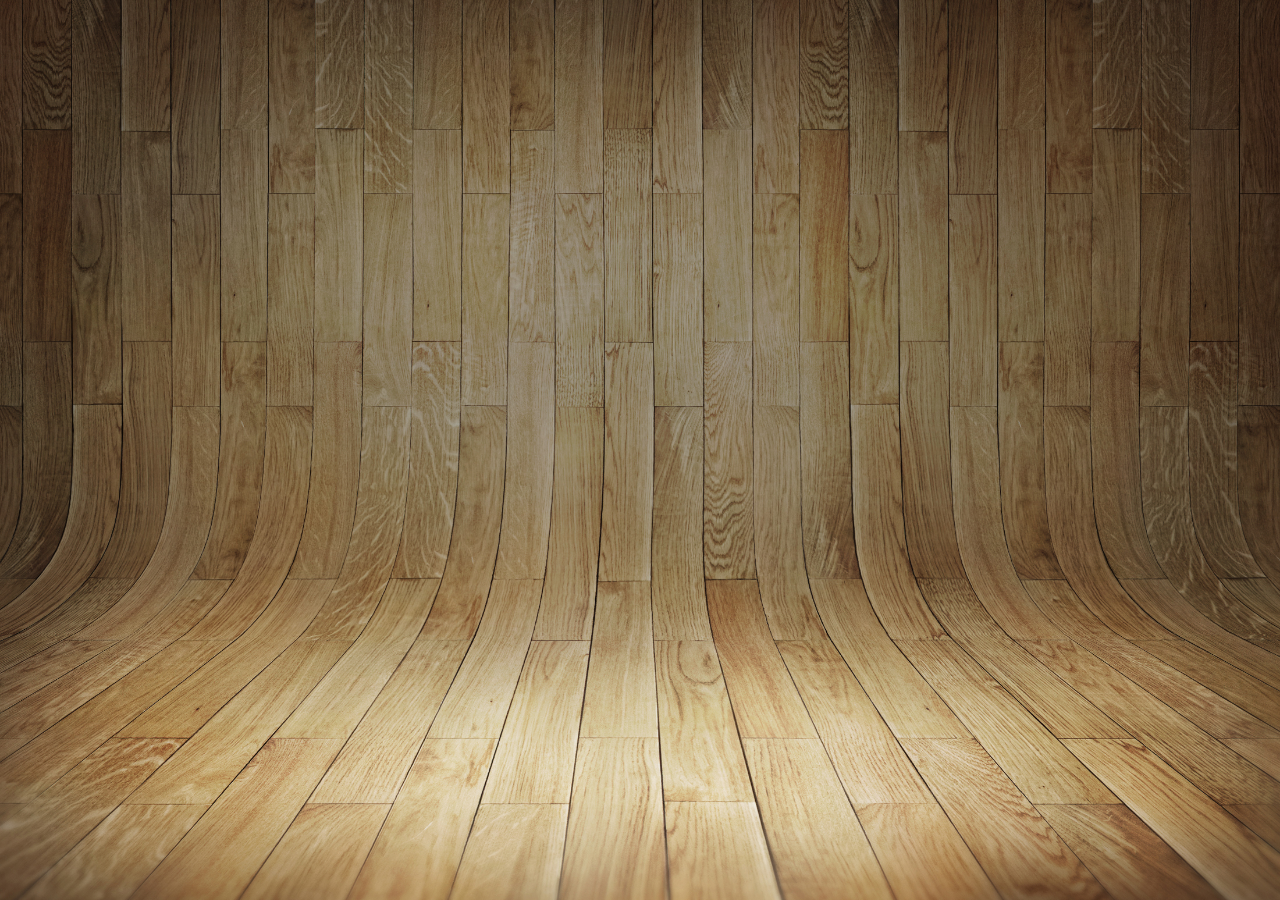
<file: html/index.html>
<!DOCTYPE html>
<html lang="pt-br">
<head>
    <meta charset="UTF-8">
    <meta name="viewport" content="width=device-width, initial-scale=1.0">
    <title>portfólio social</title>
    <link rel="stylesheet" href="../css/style.css">
</head>
<body>
    
</body>
</html>
</file>
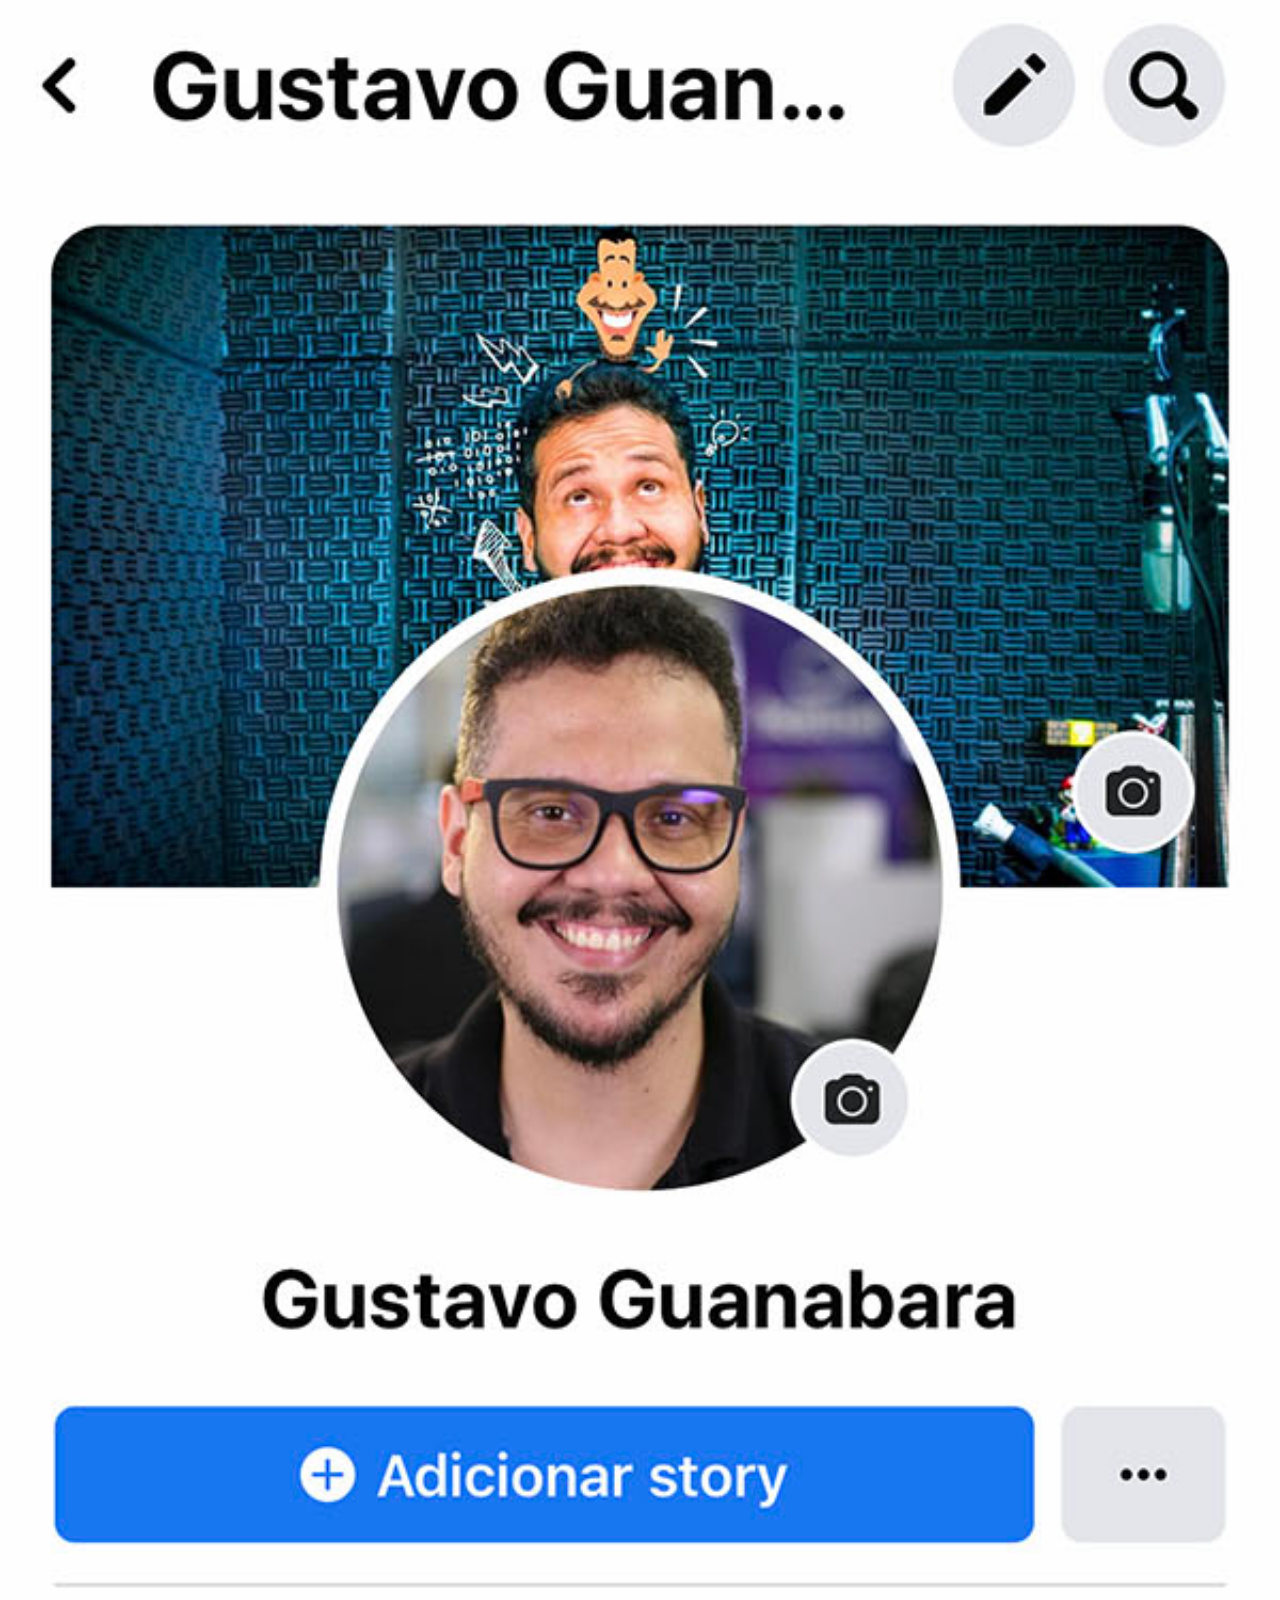
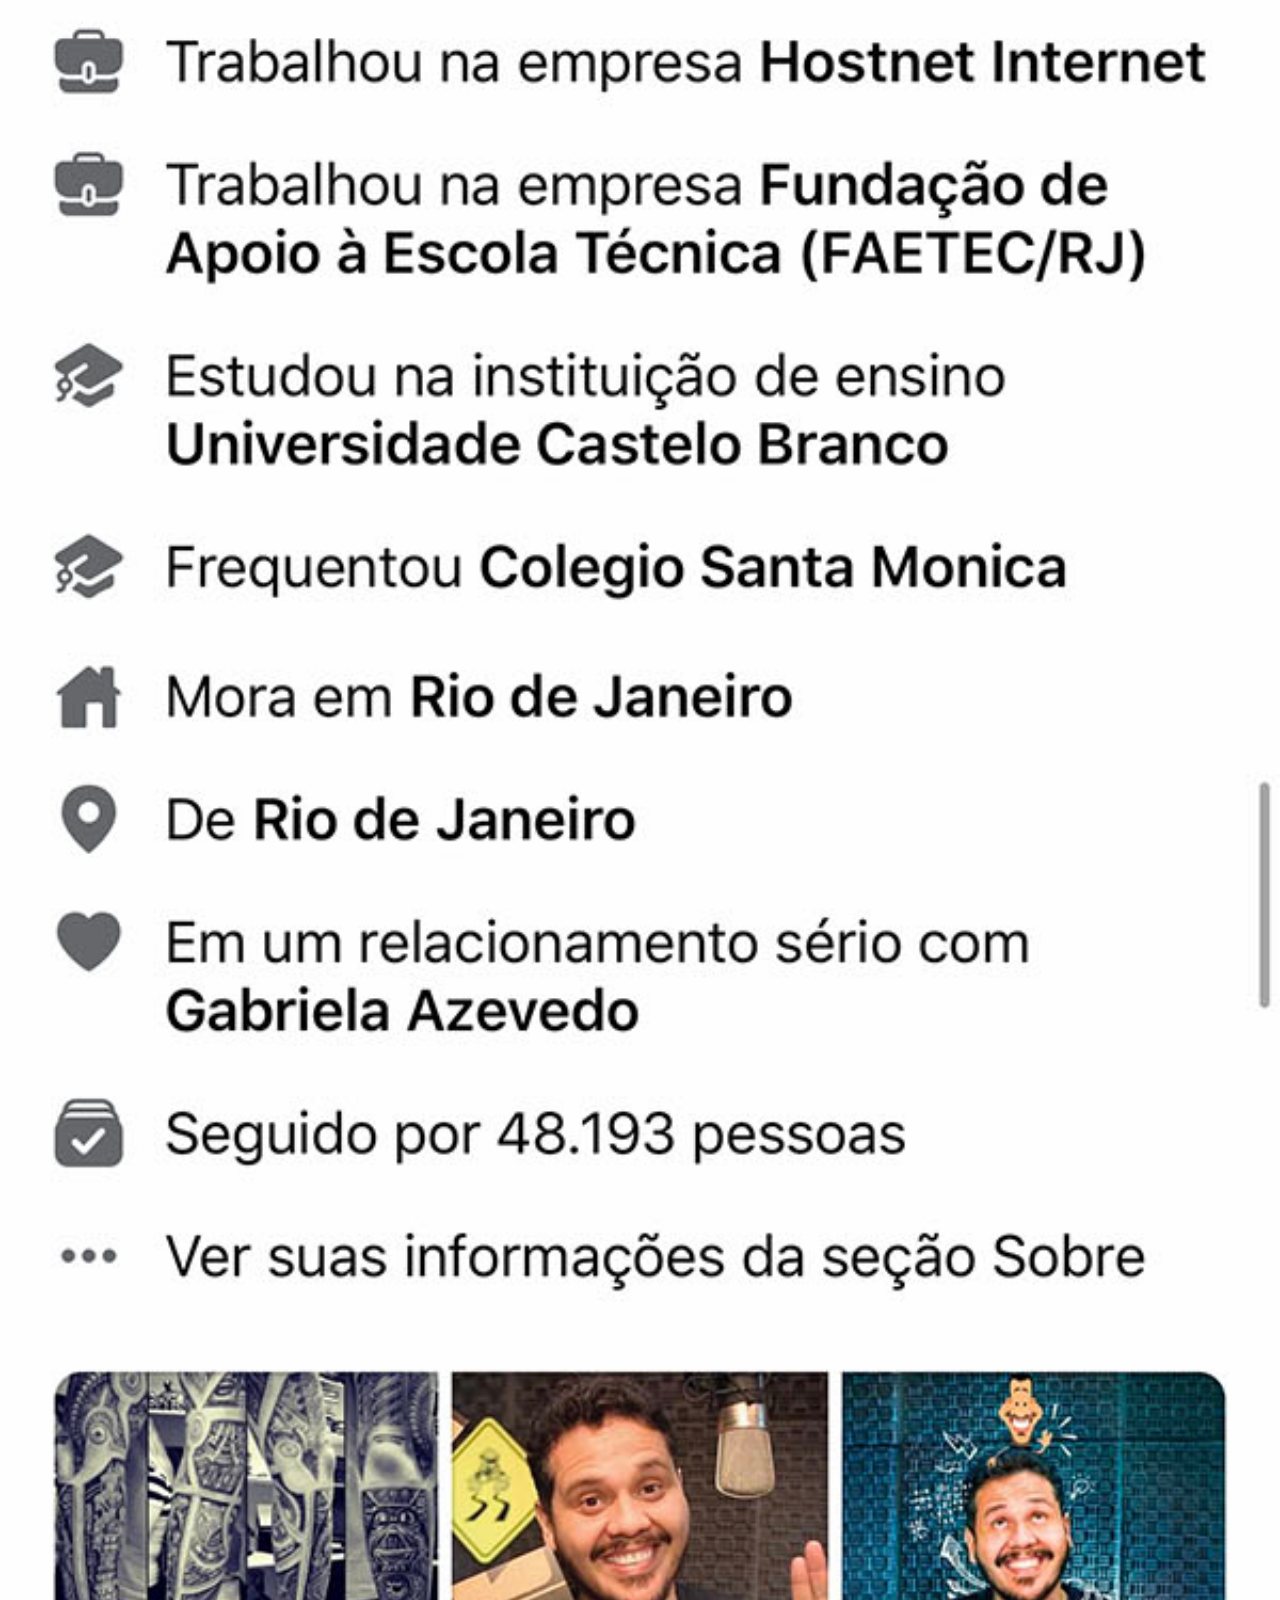
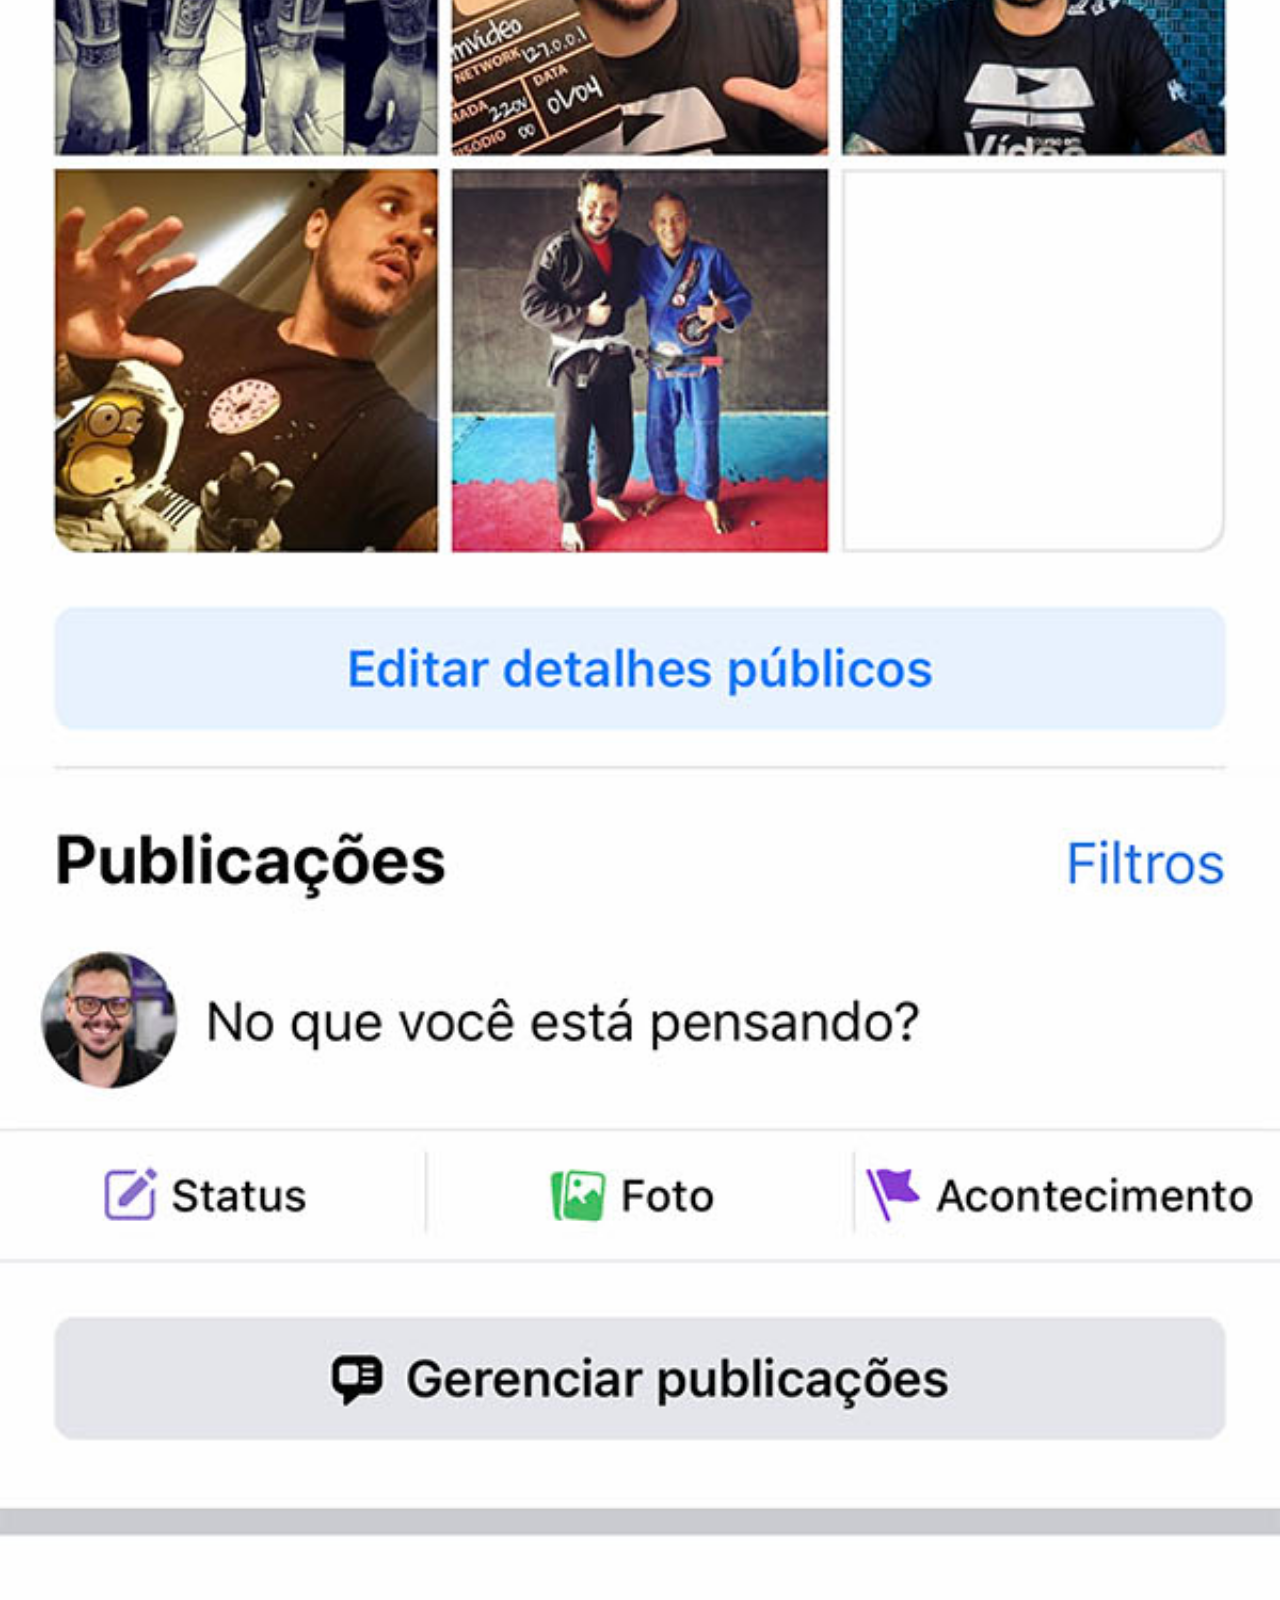
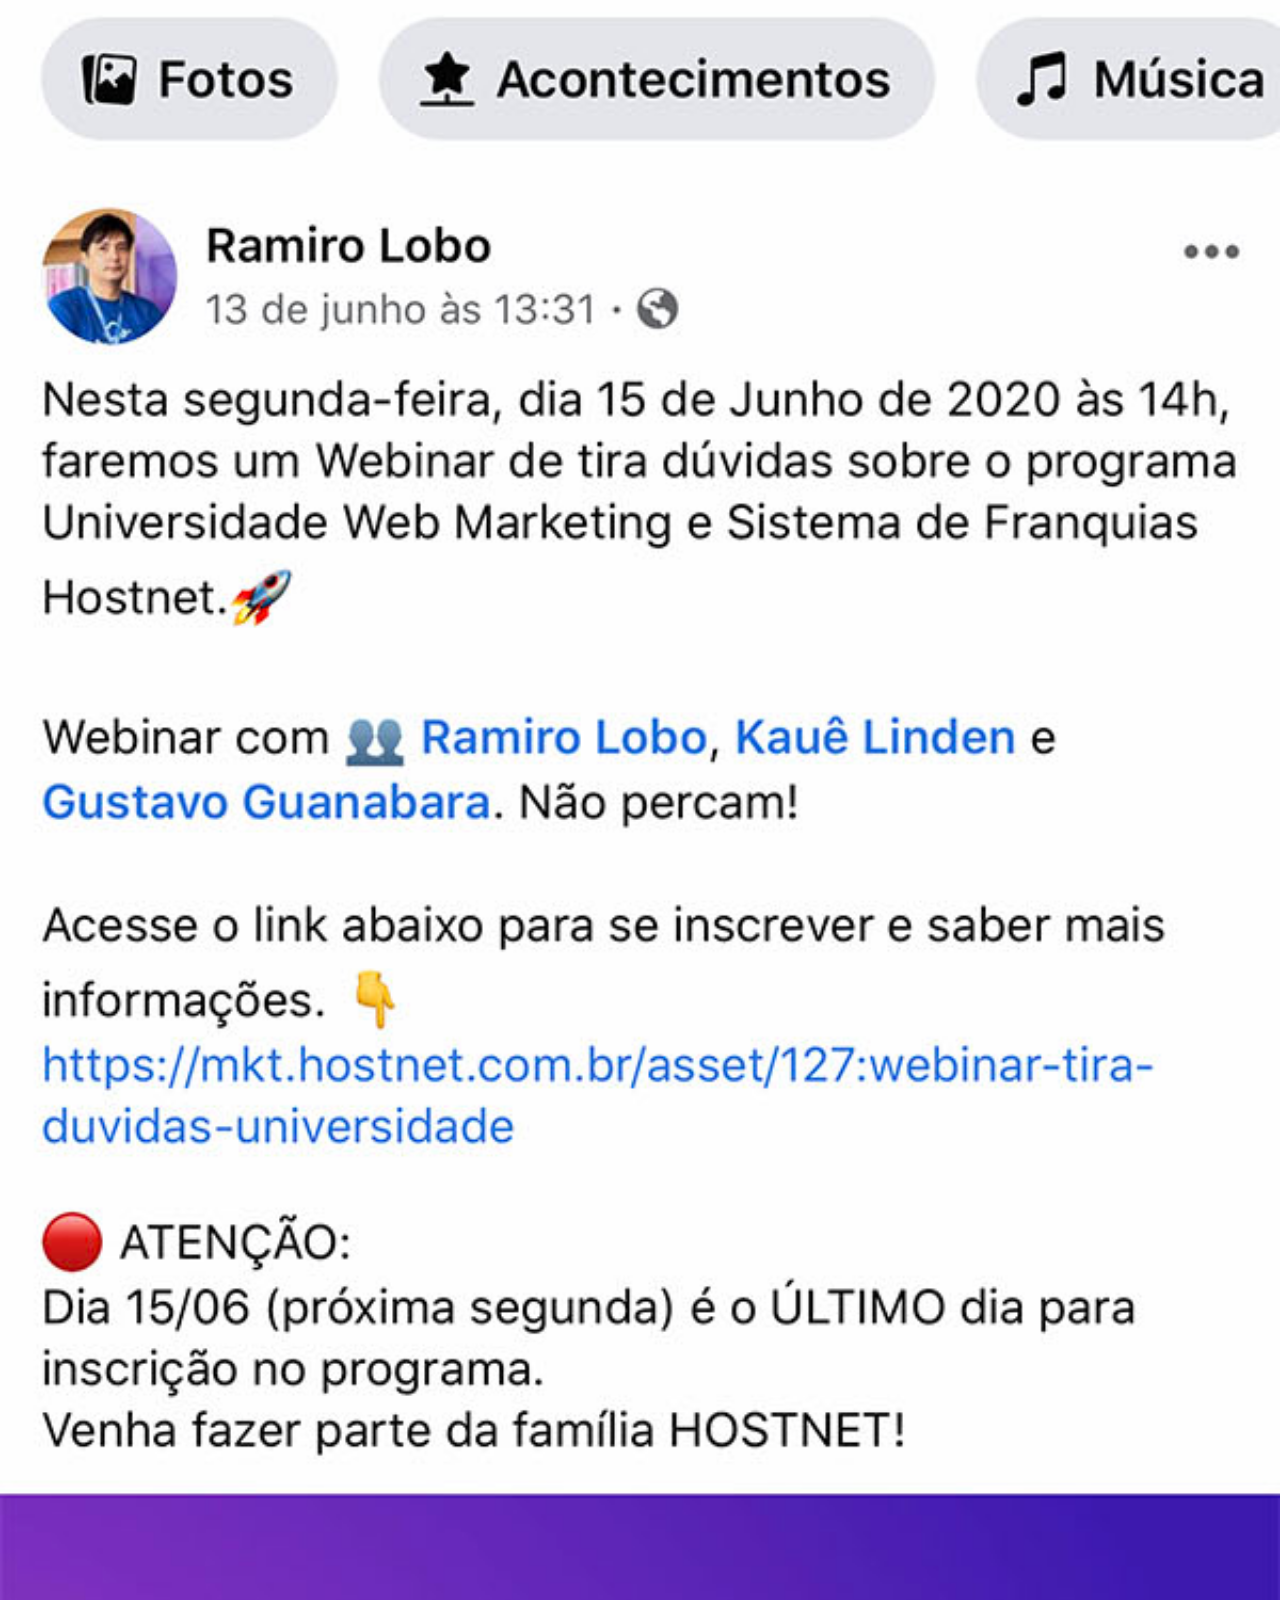
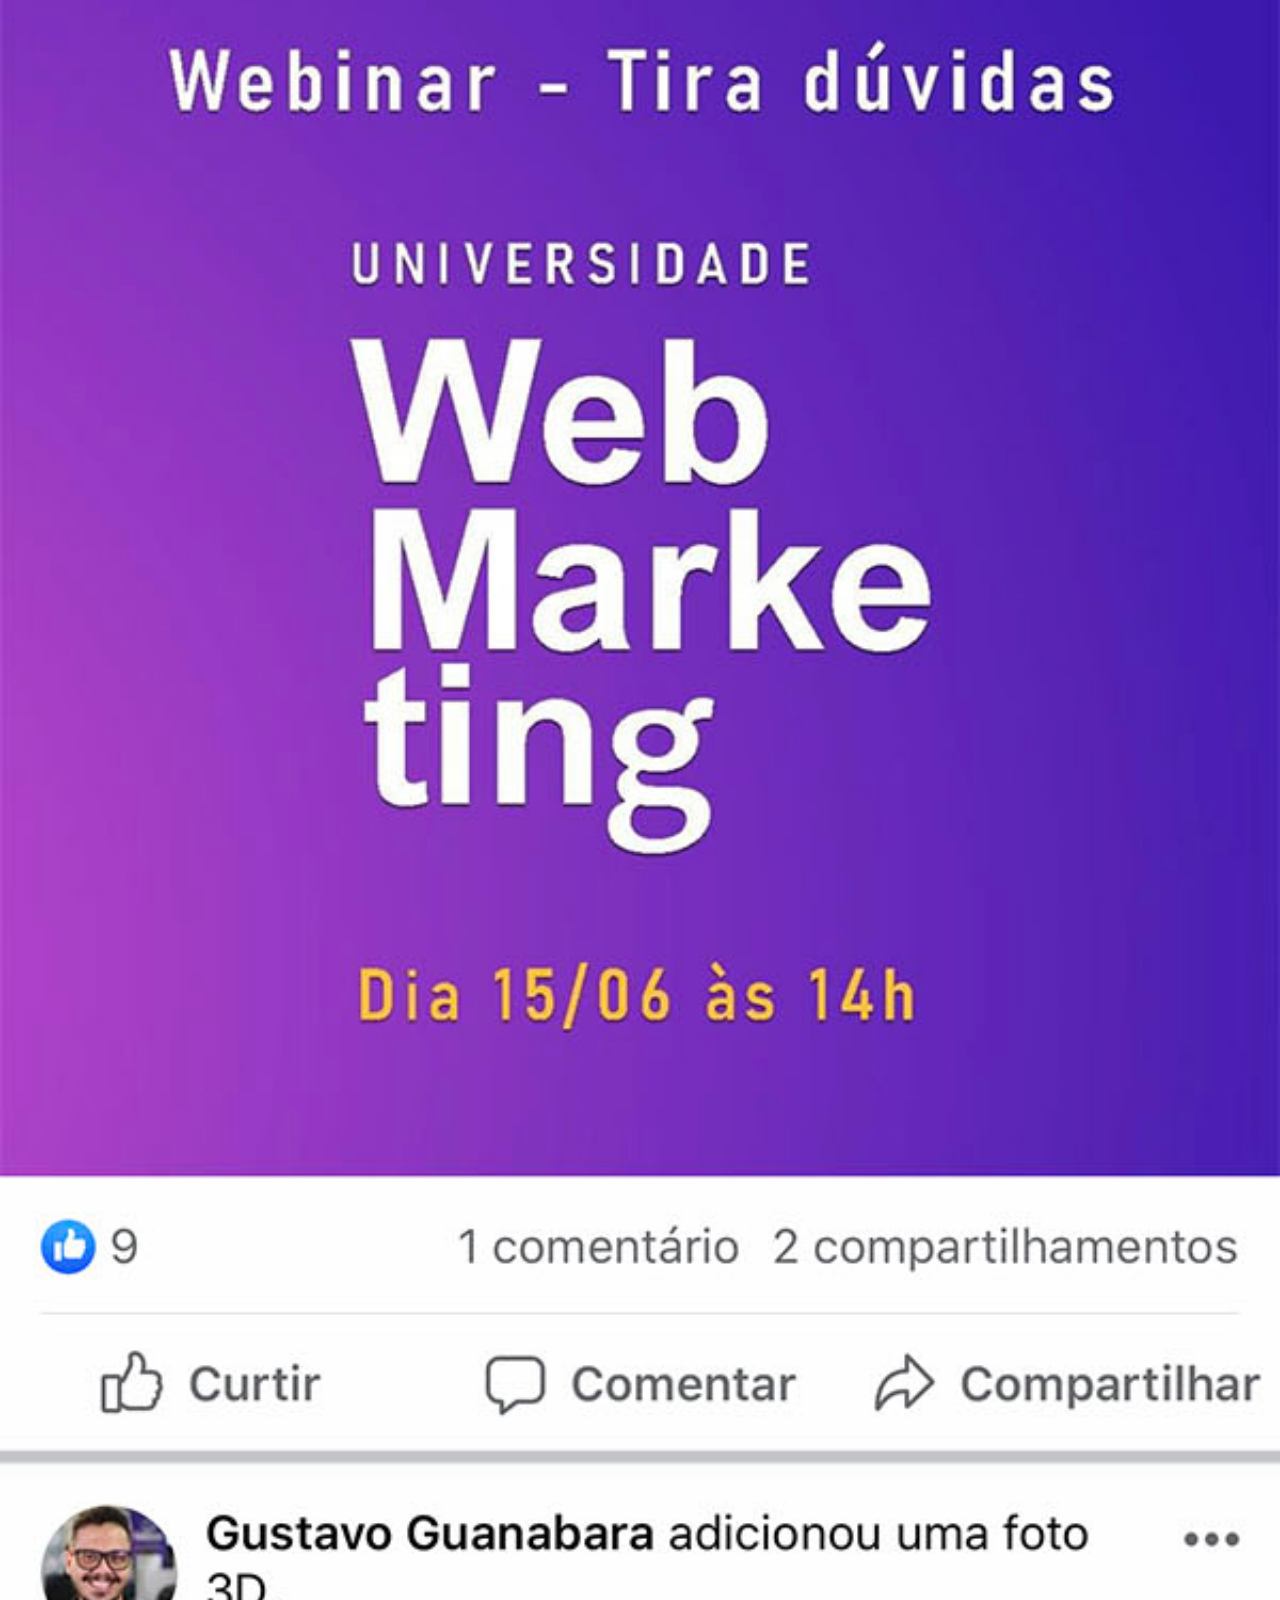
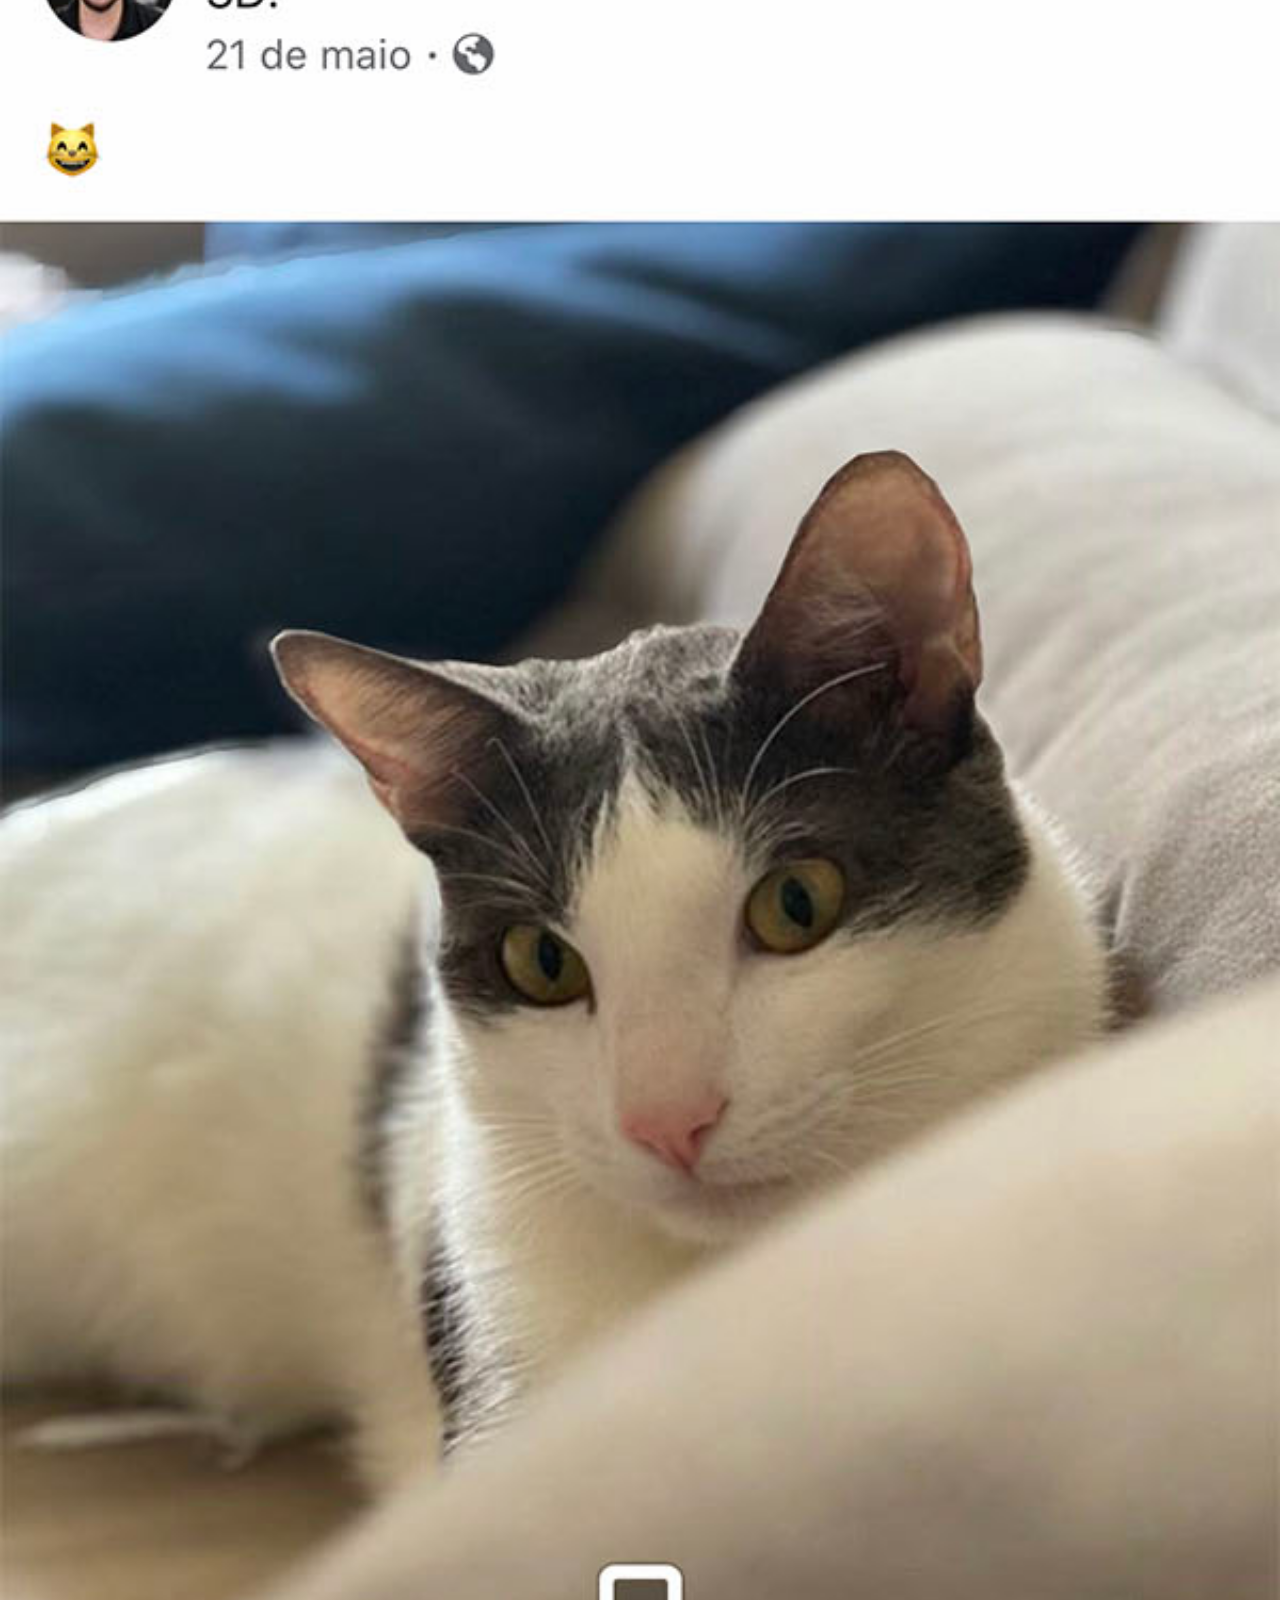
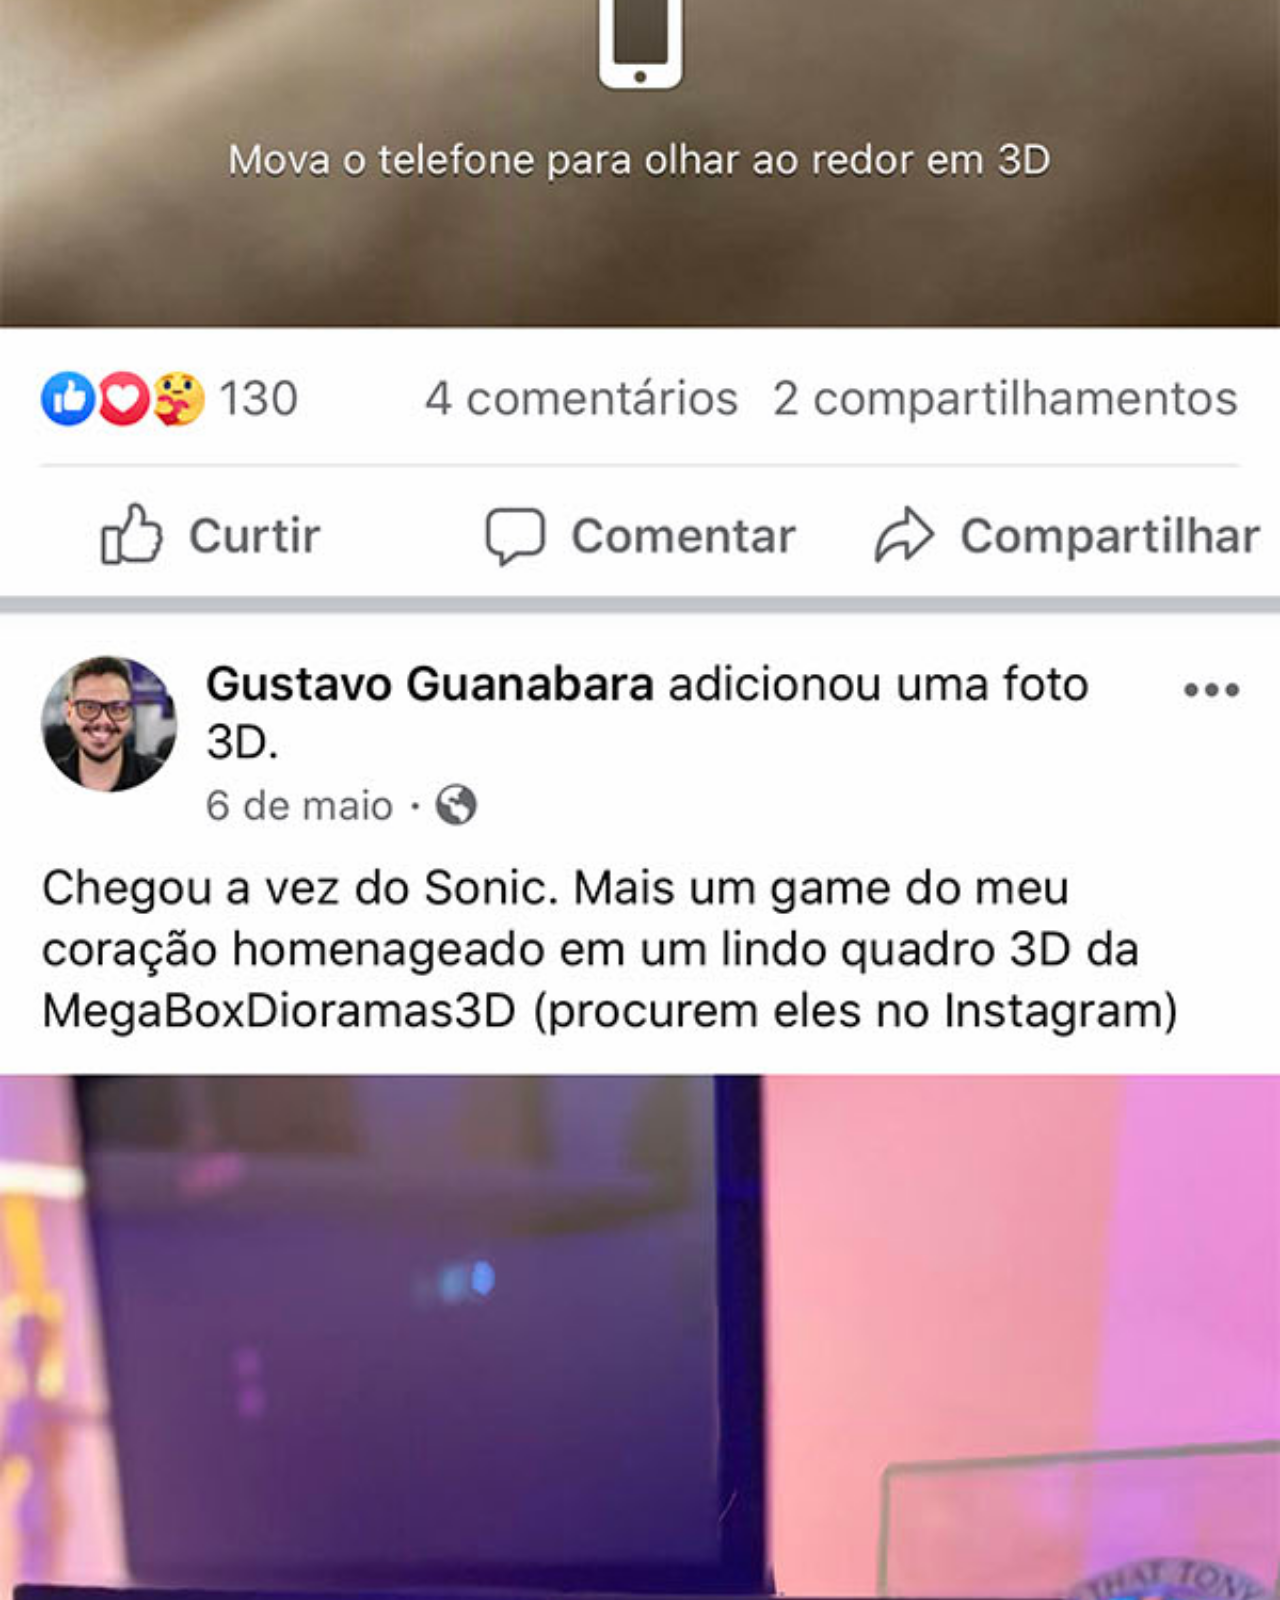
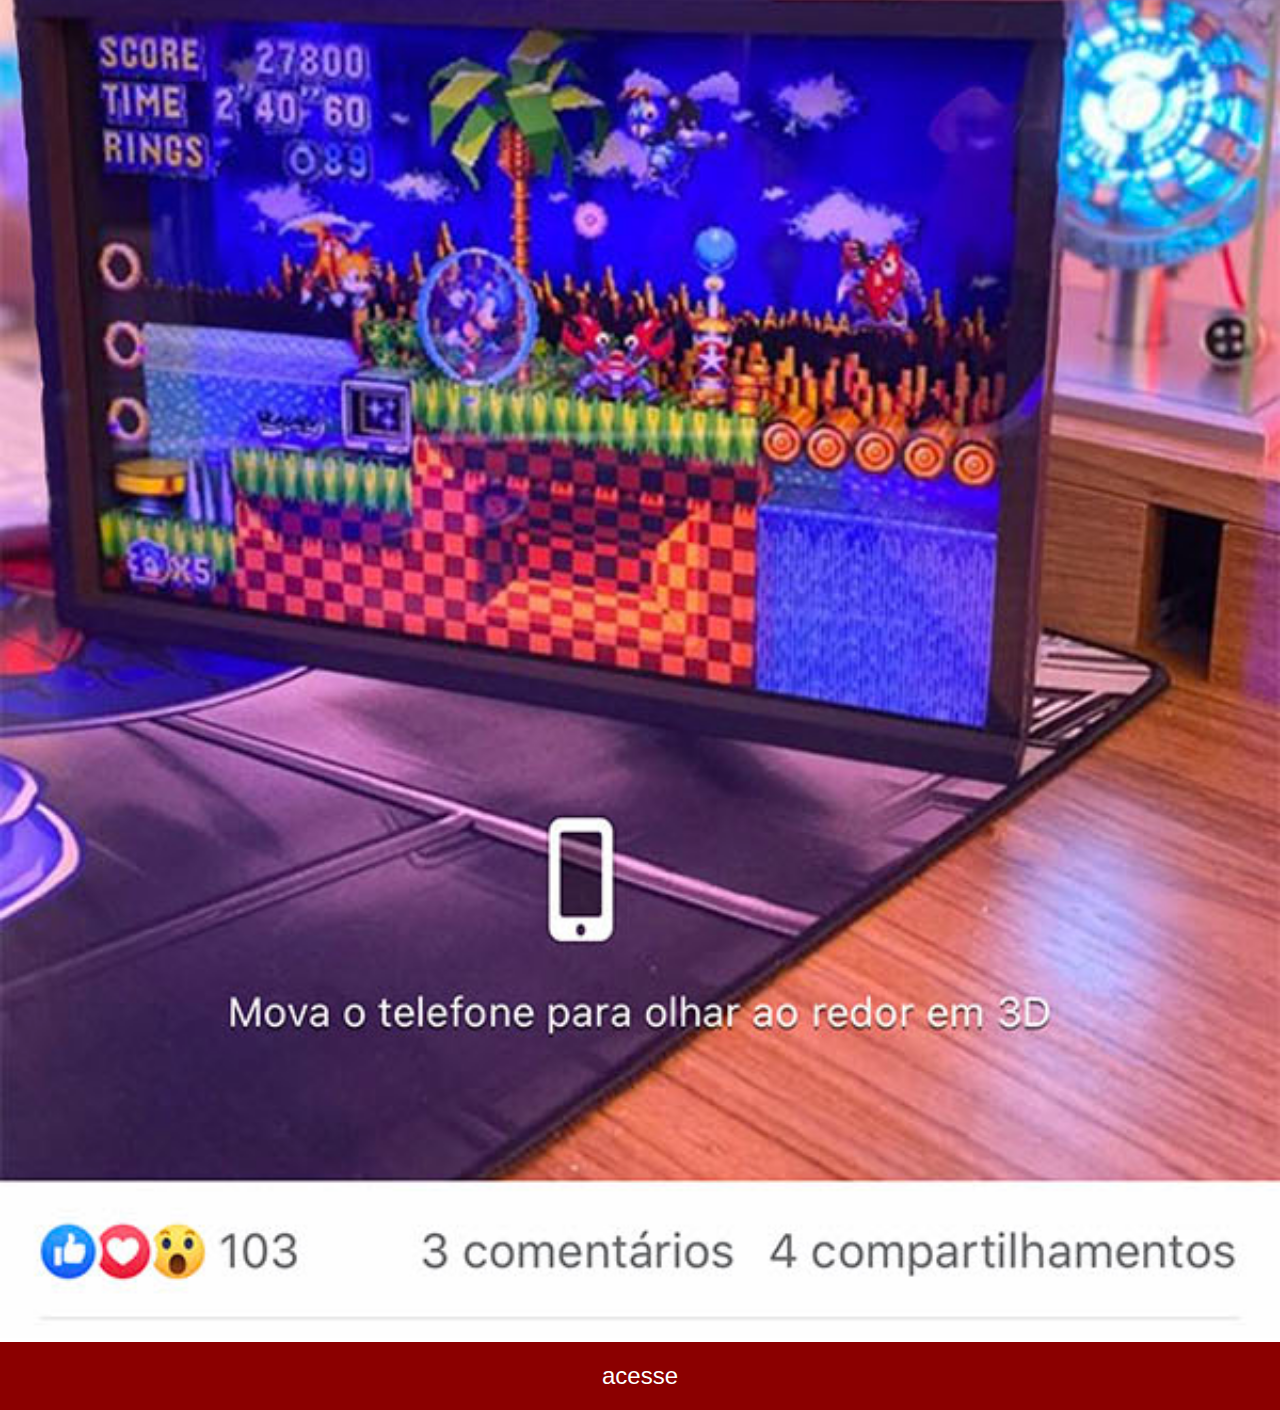
<file: html/facebook.html>
<!DOCTYPE html>
<html lang="pt-br">
<head>
    <meta charset="UTF-8">
    <meta name="viewport" content="width=device-width, initial-scale=1.0">
    <title>Document</title>
</head>
<style>
    * {
        margin: 0;
        padding: 0;
    }

    body {
        height: 100vh;
        font-family: Arial, Helvetica, sans-serif;
    }

    ::-webkit-scrollbar {
        display: none;
    }

    img {
        width: 100vw;
    }

    a {
        display: block;
        background-color: darkred;
        color: white;
        padding: 20px;
        margin: 0;
        text-align: center;
        text-decoration: none;
        font-size: 1.5em;
    }


</style>
<body>
    <img src="../images/imagens/tela-facebook.jpg" alt="">
    <a href="">acesse</a>
</body>
</html>
</file>
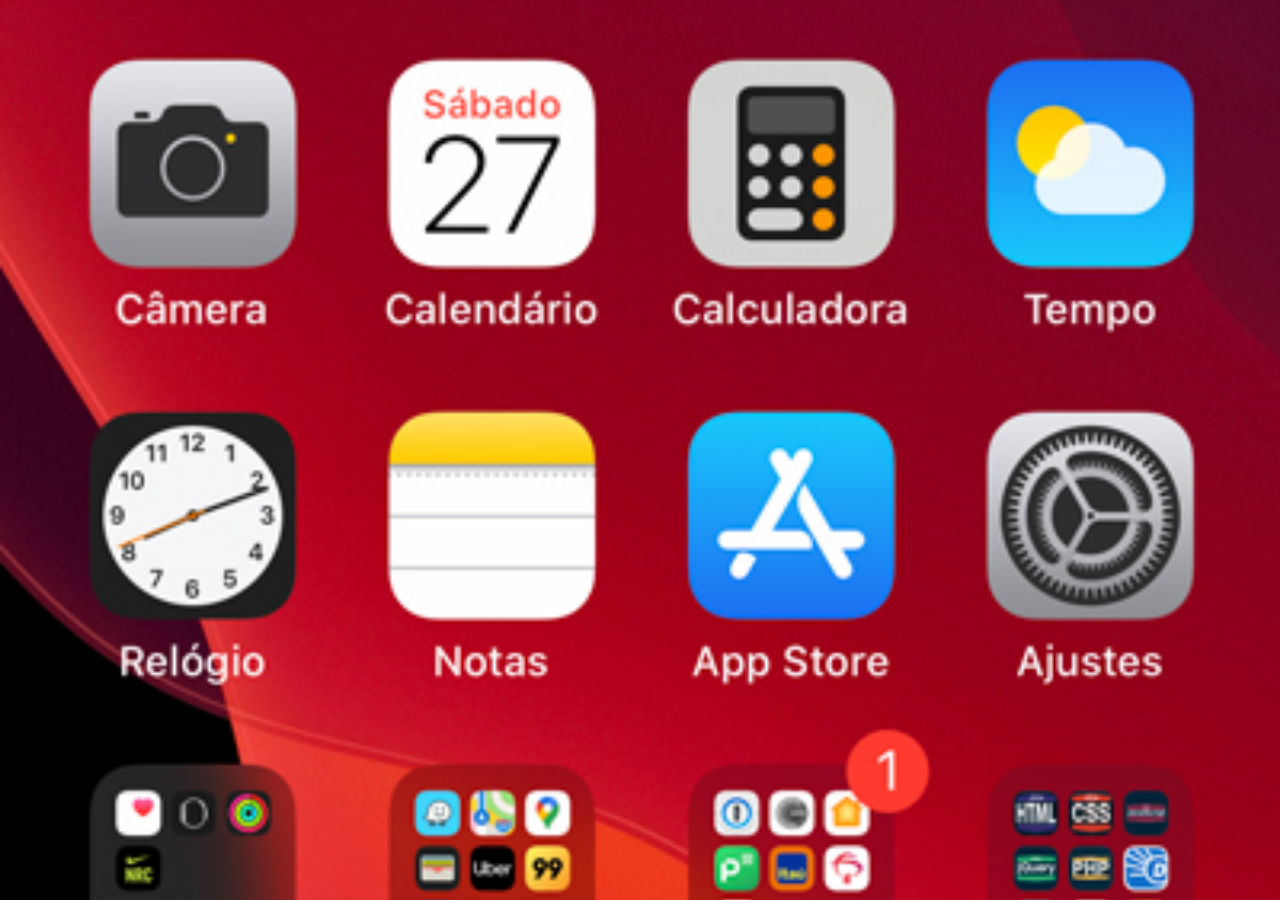
<file: html/home.html>
<!DOCTYPE html>
<html lang="pt-br">
<head>
    <meta charset="UTF-8">
    <meta name="viewport" content="width=device-width, initial-scale=1.0">
    <title>Document</title>
    <style>
        * {
            margin: 0;
            padding: 0;
        }


        body {
            height: 100vh;
            width: 100vw;
            background: url(../images/imagens/tela-home.jpg) no-repeat top center;
            background-size: cover;
        }
    </style>
</head>
<body>
    
</body>
</html>
</file>
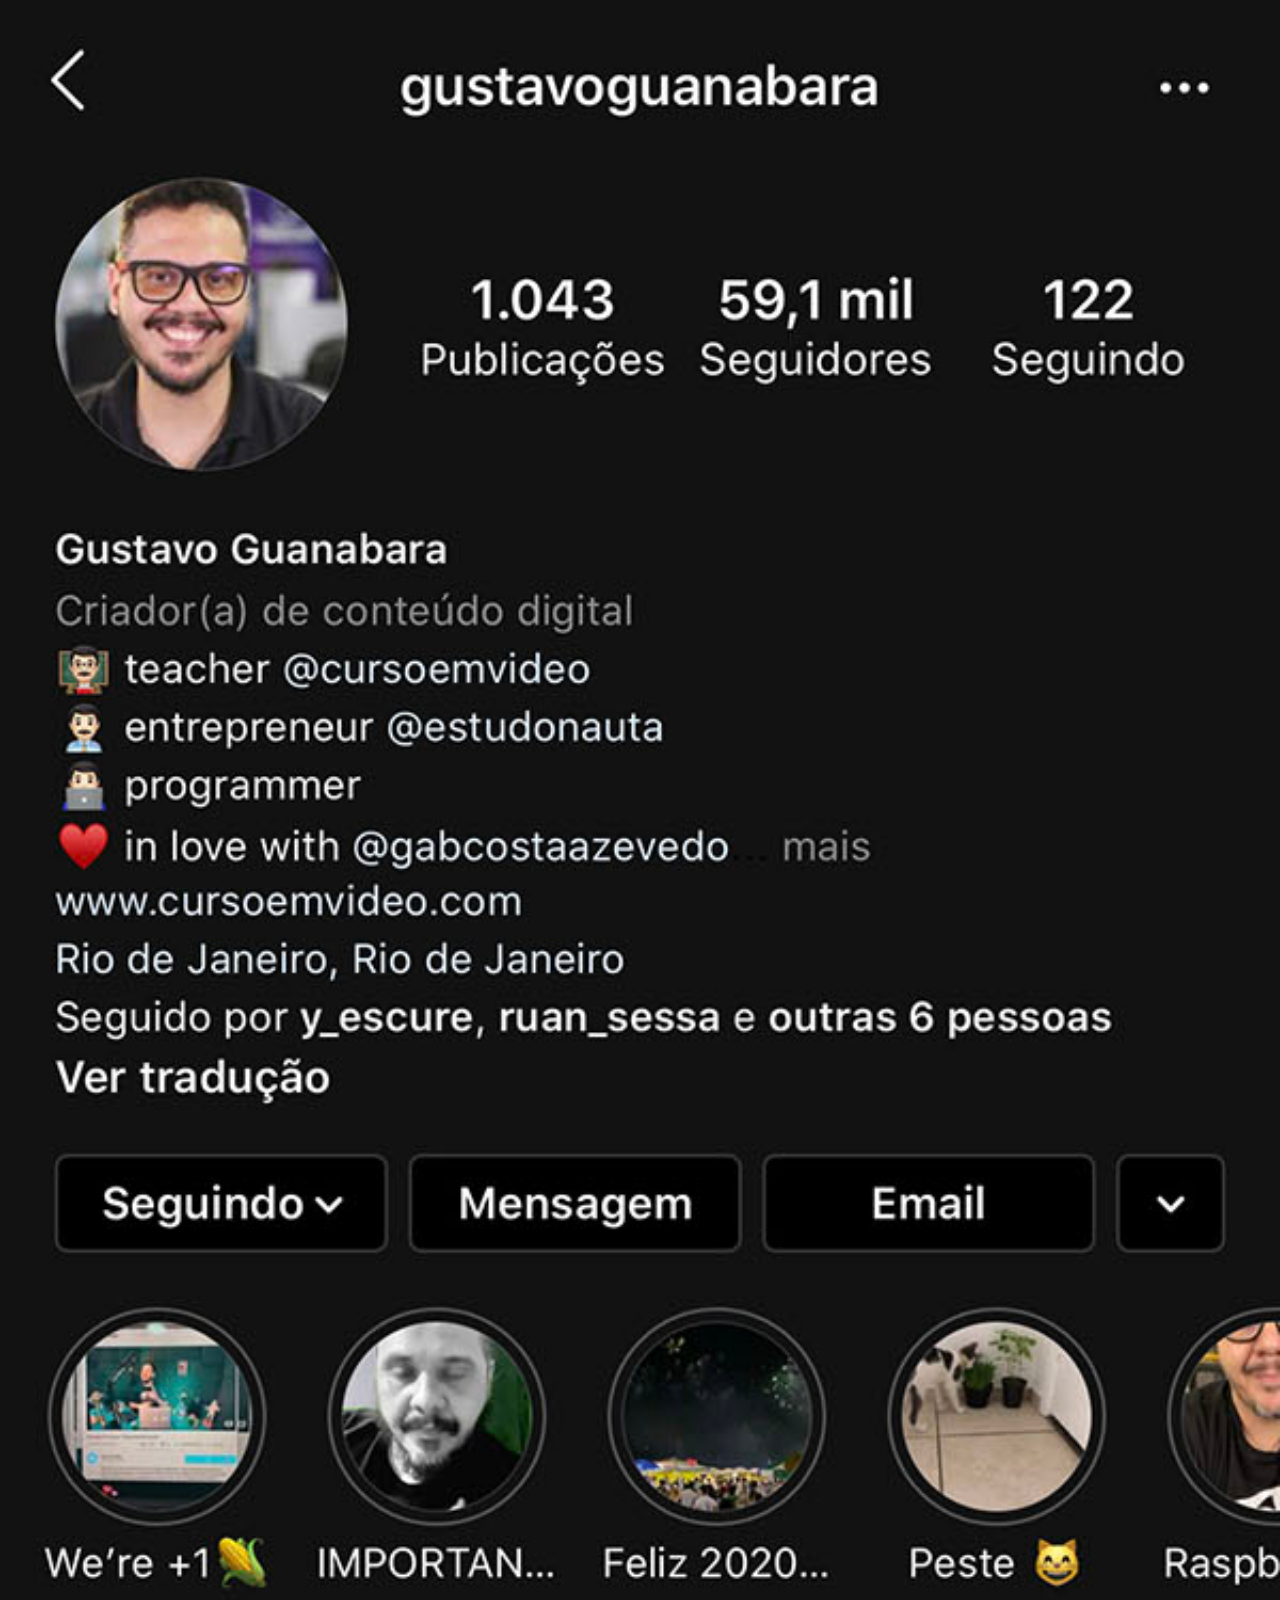
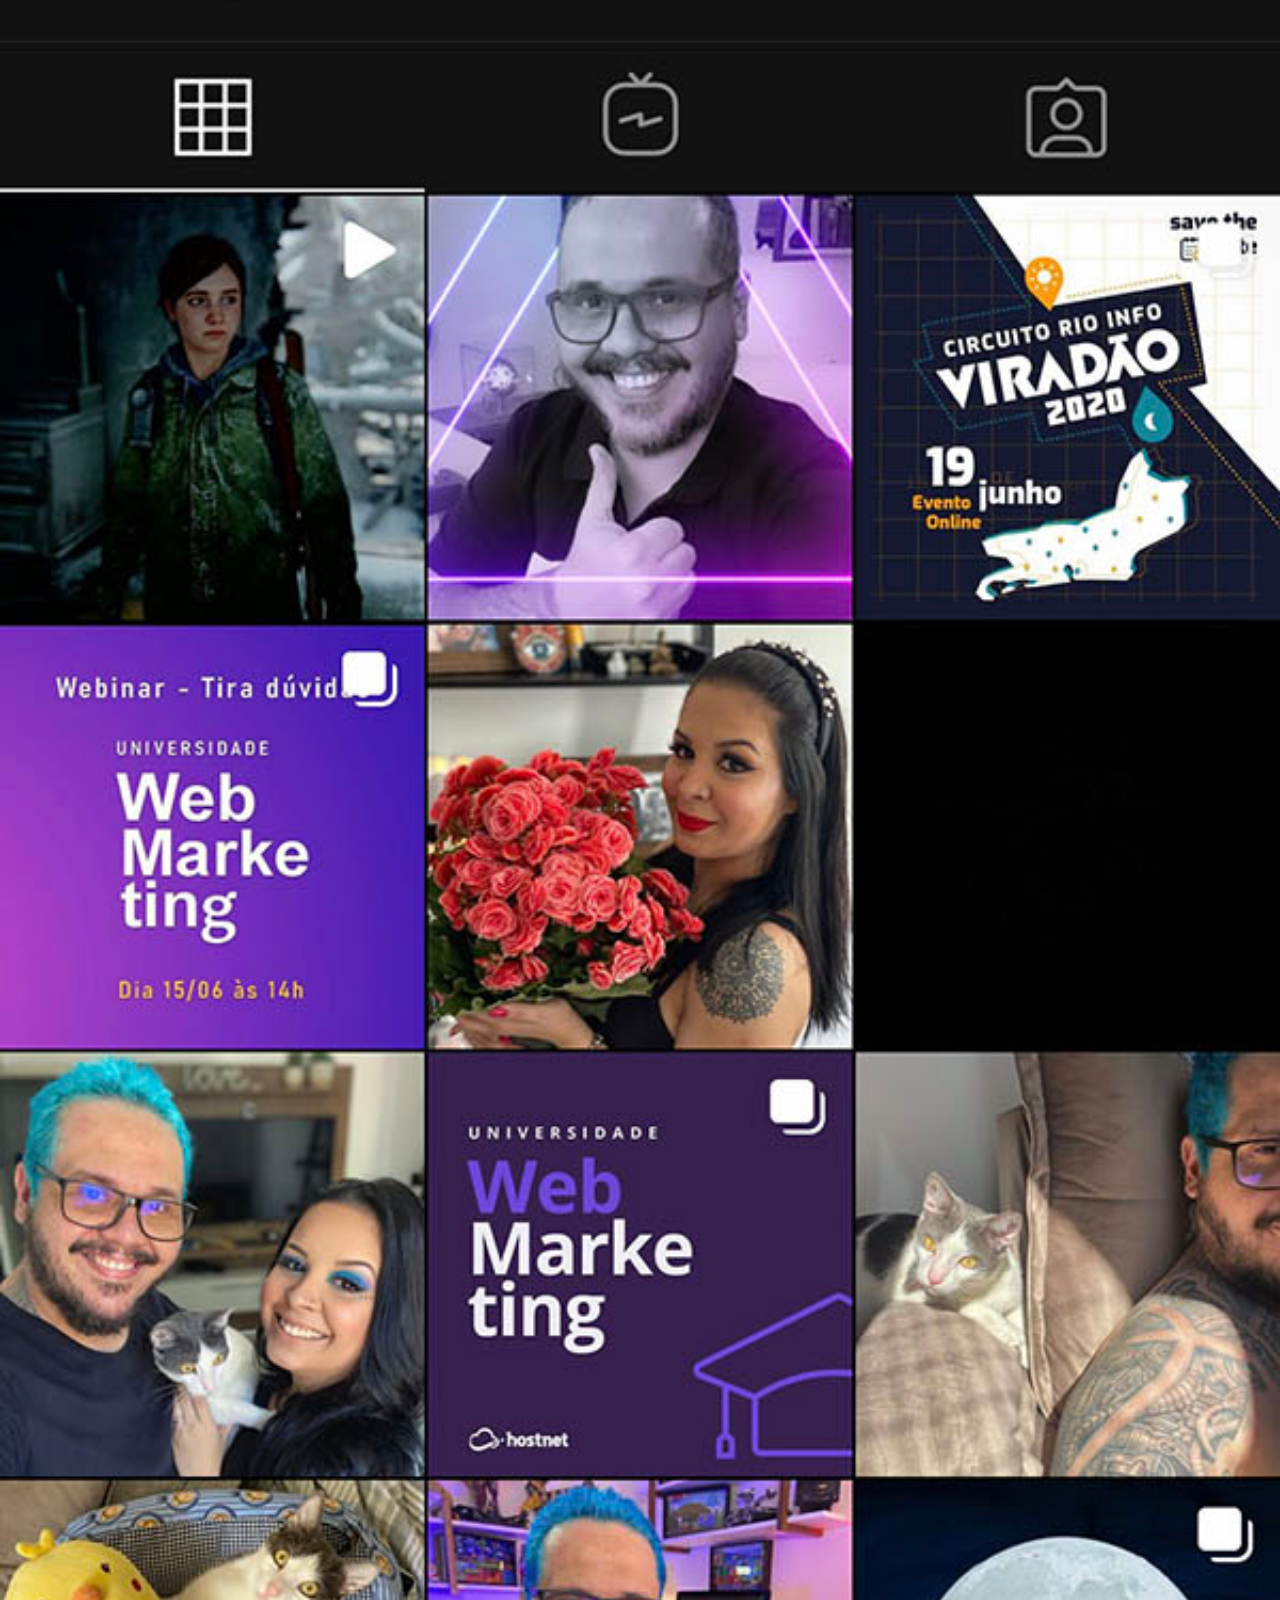
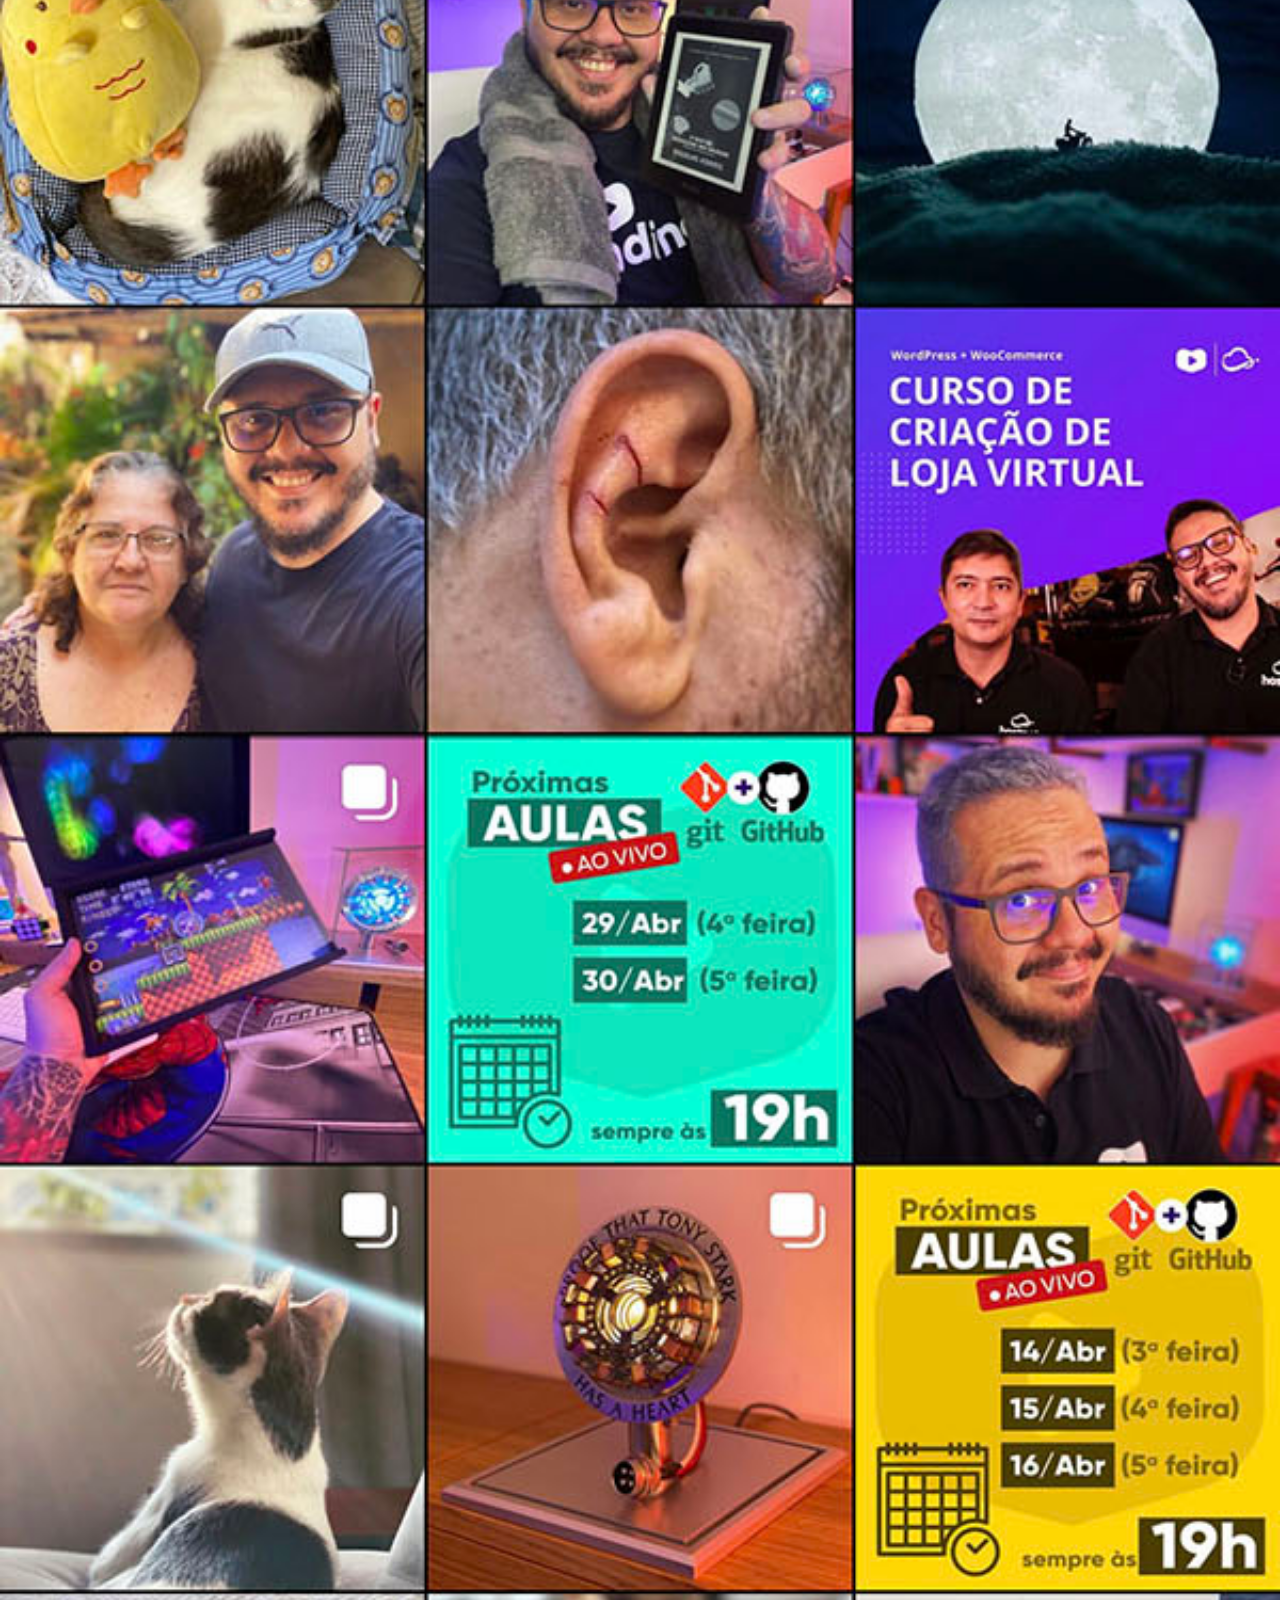
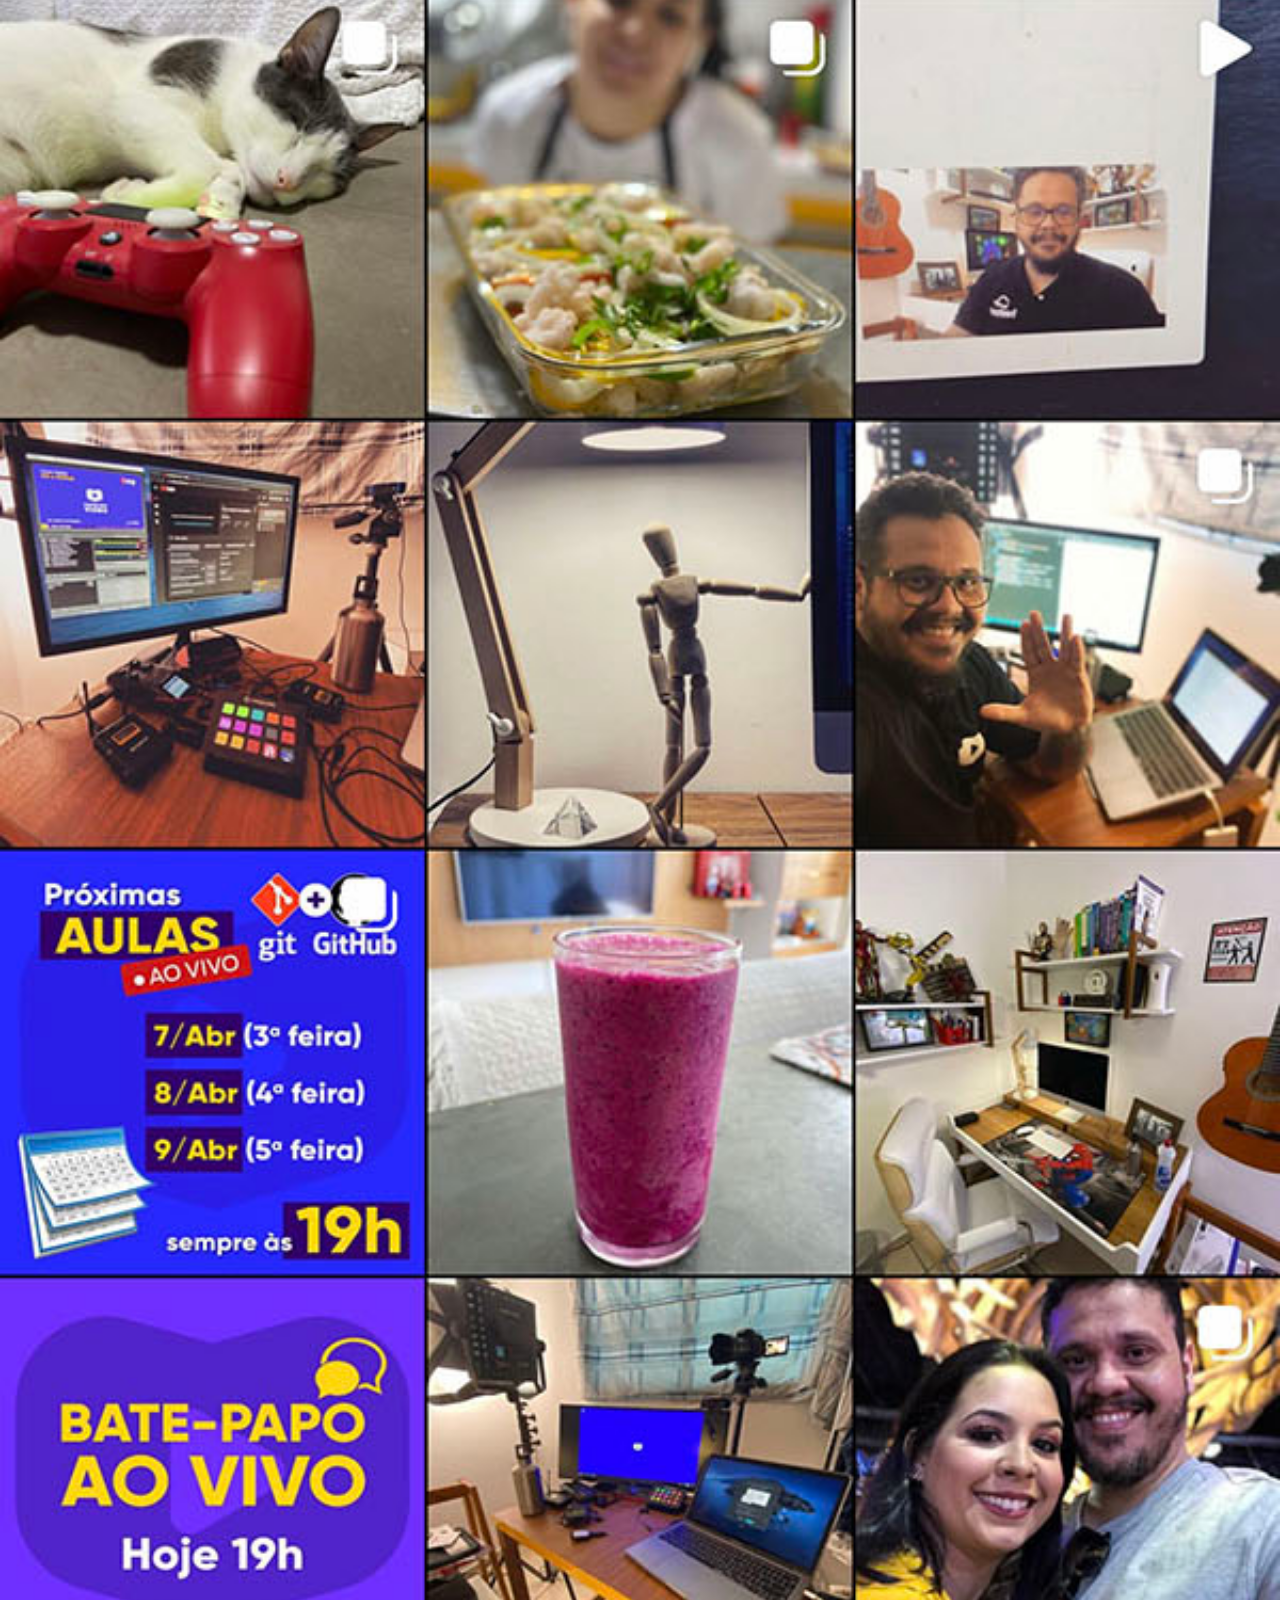
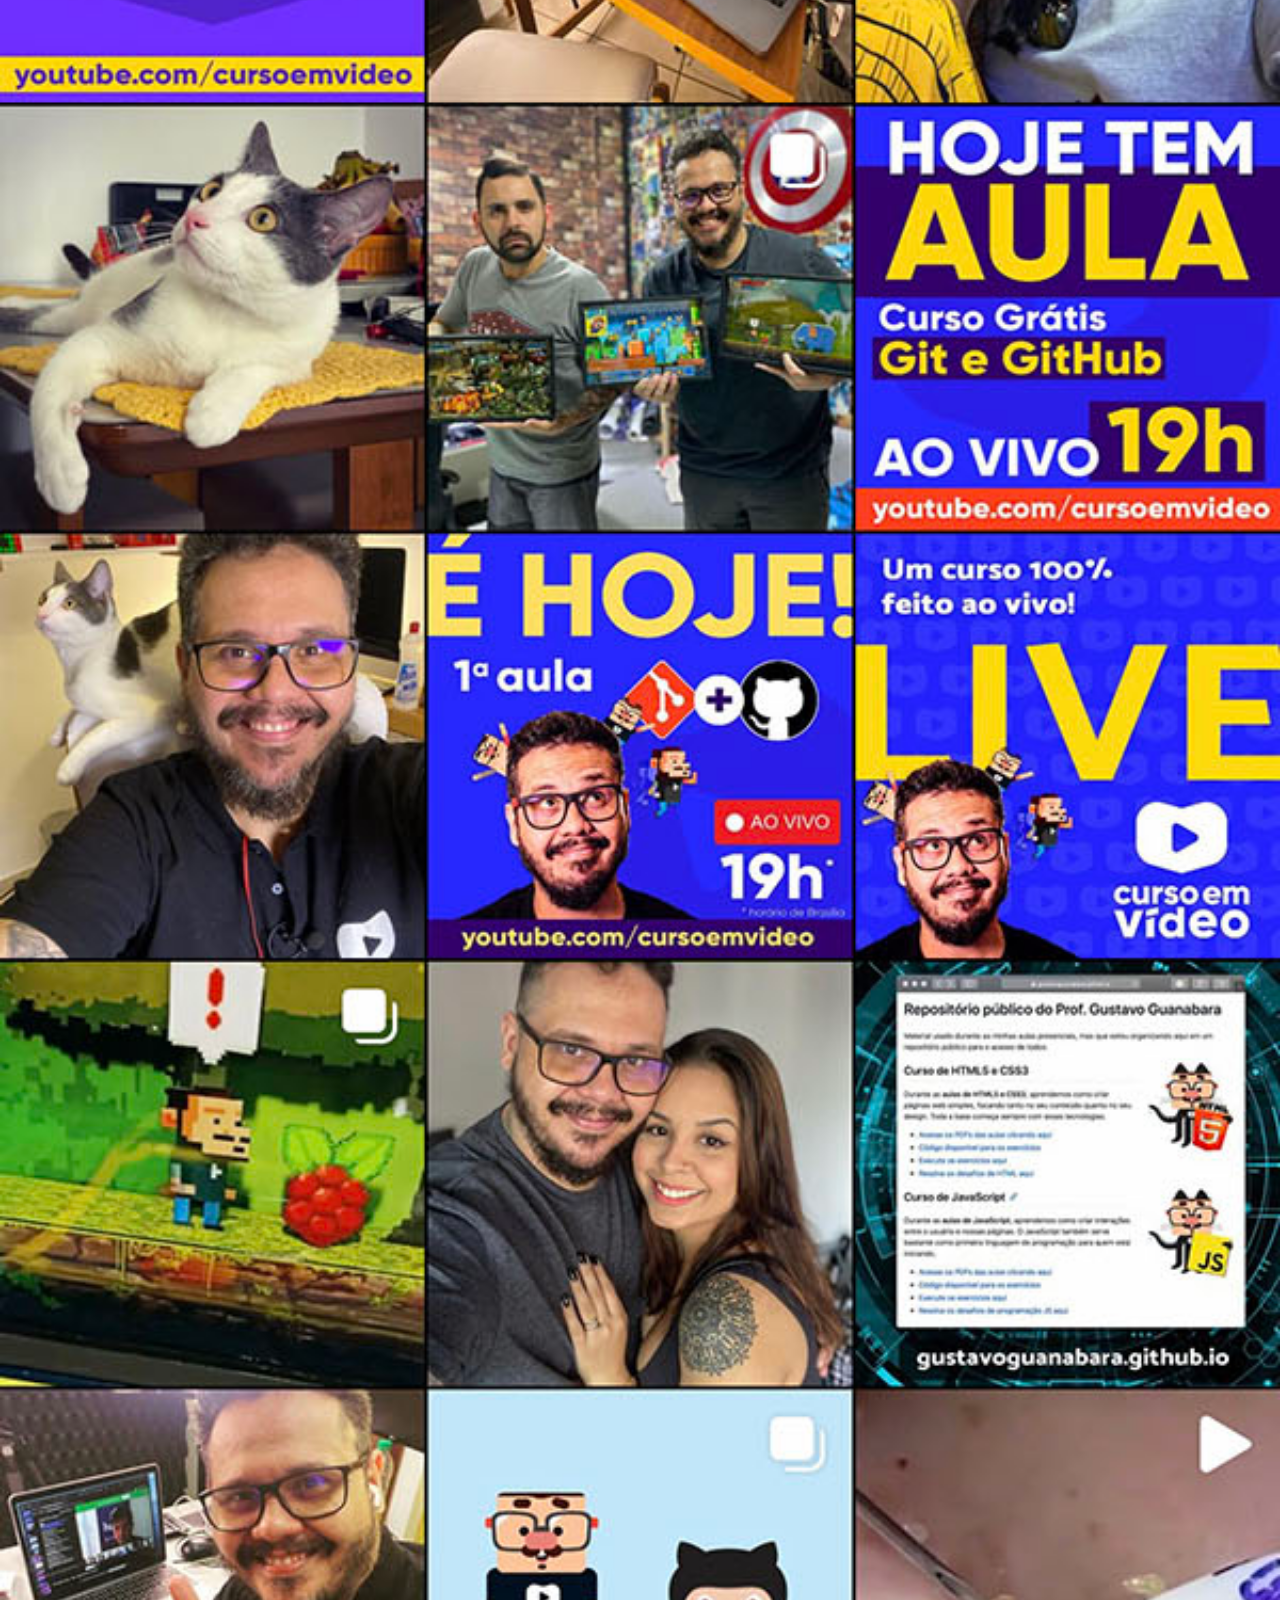
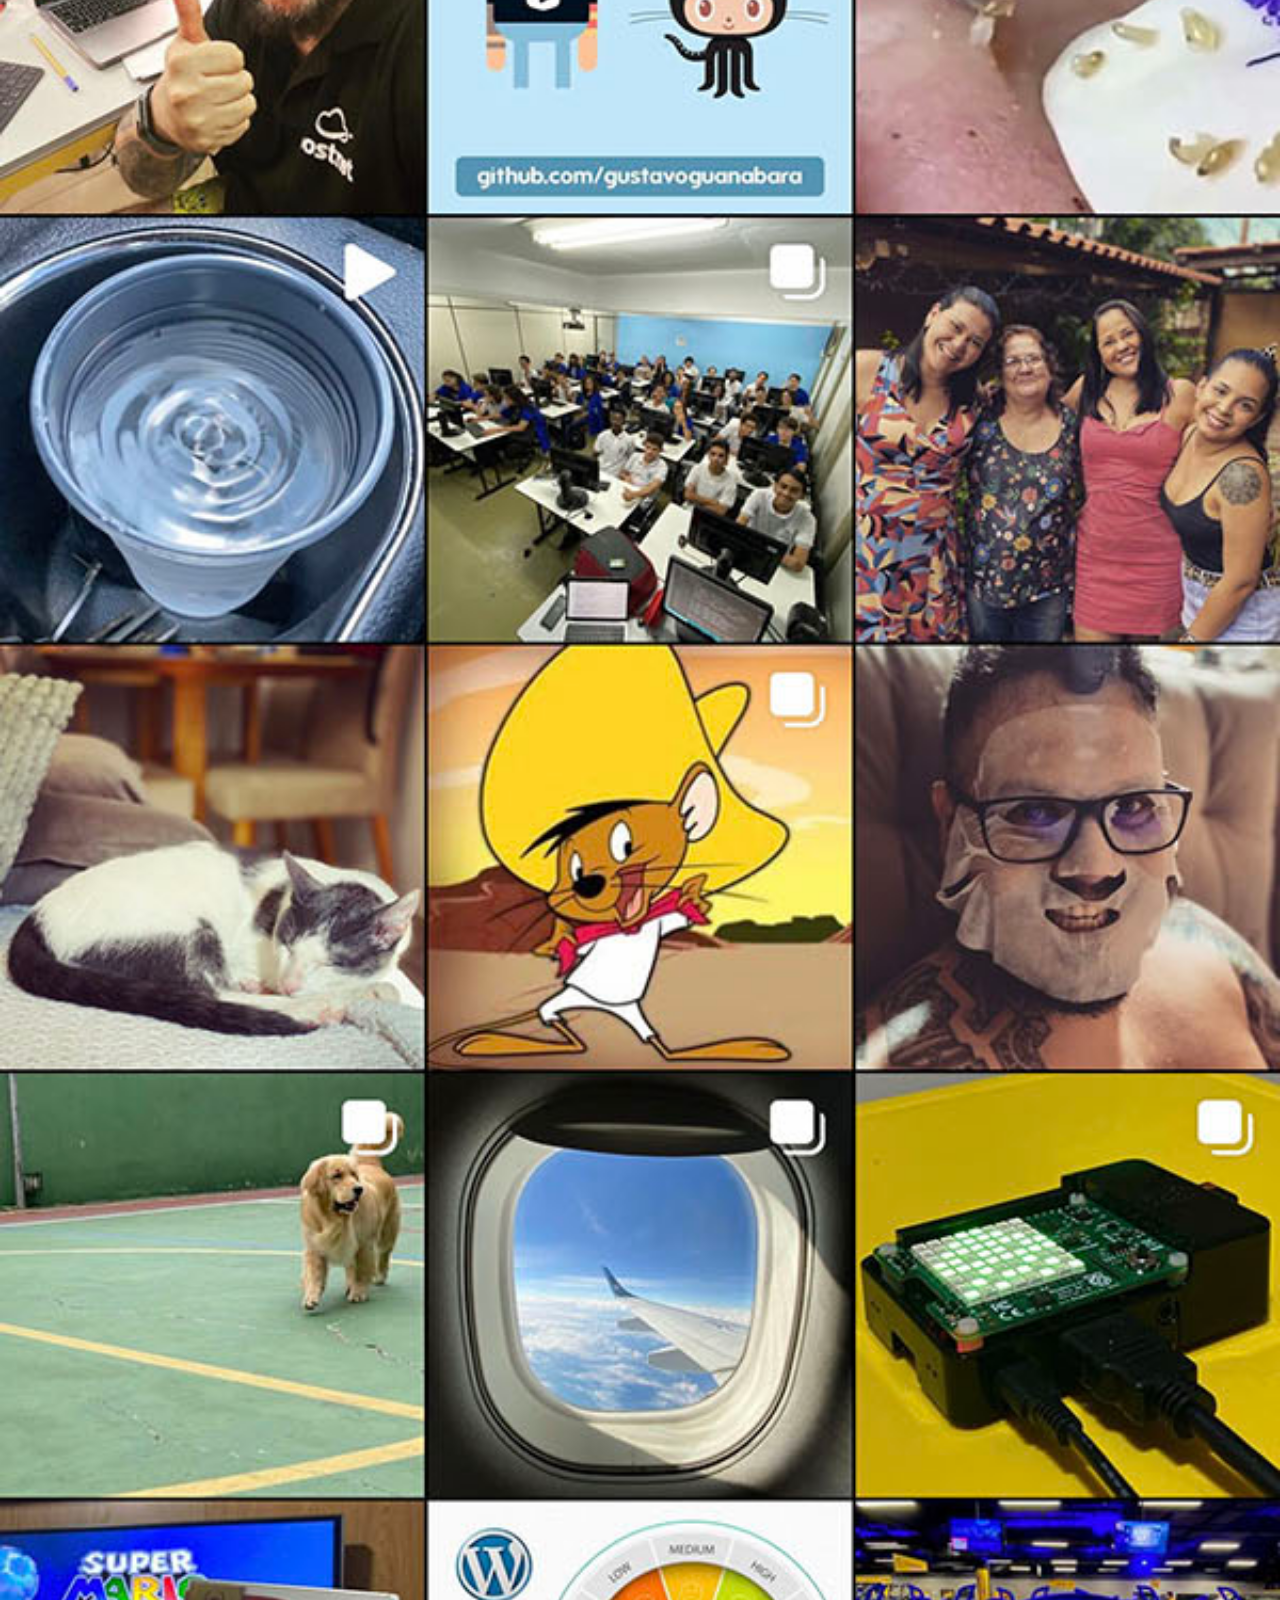
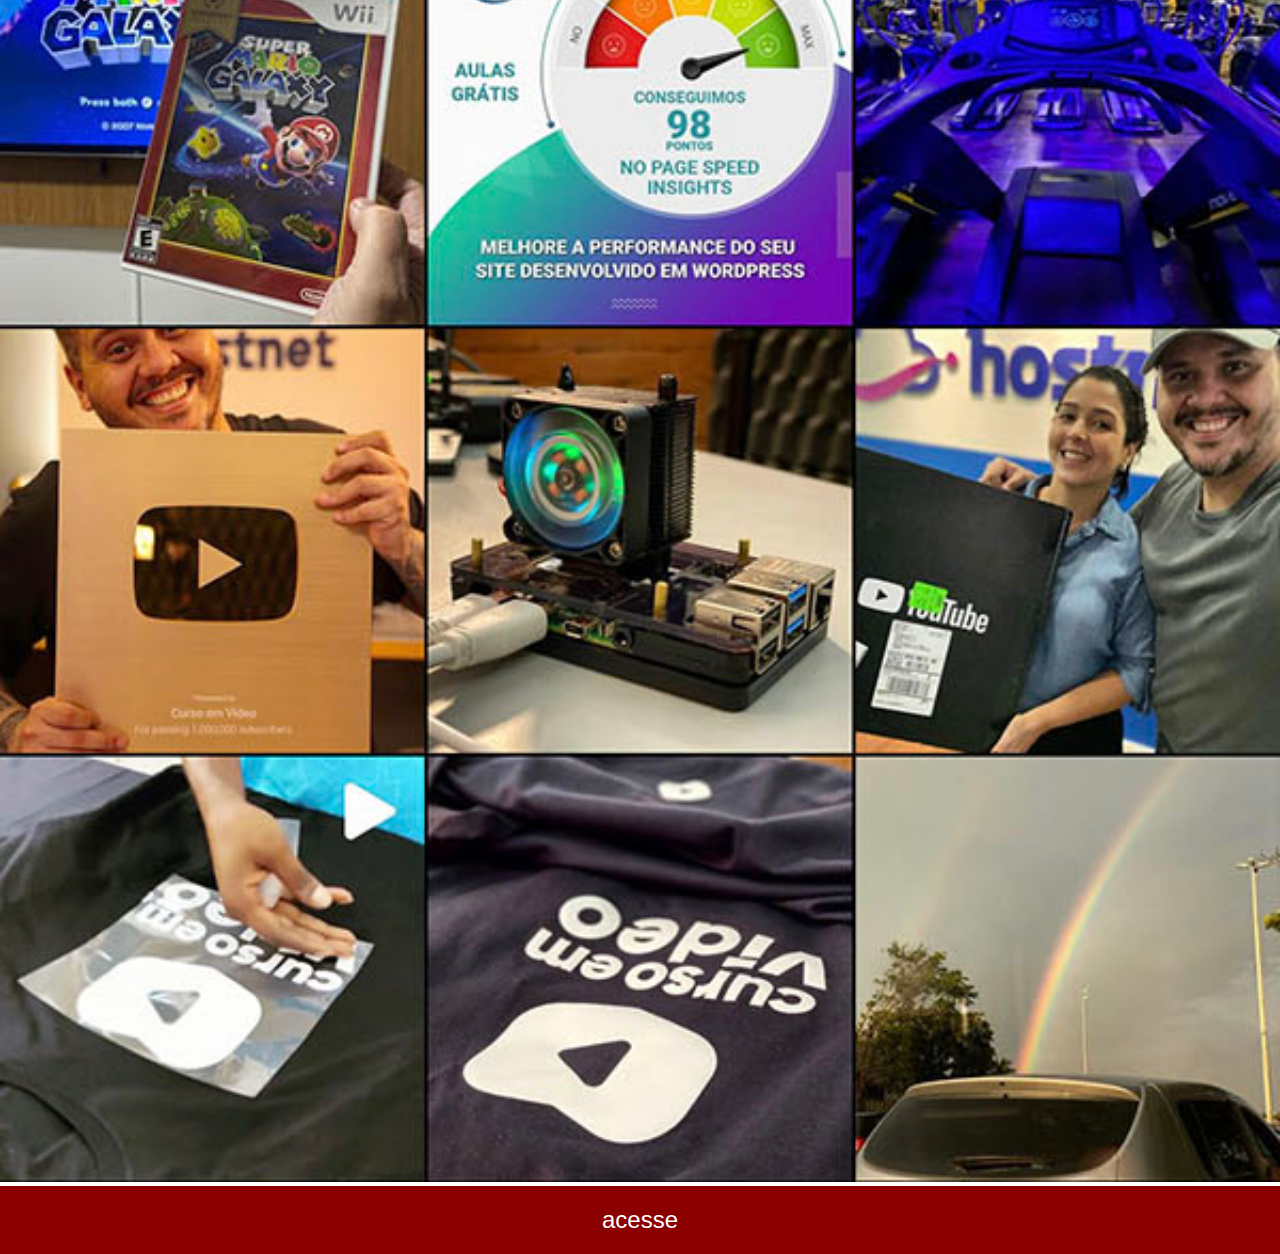
<file: html/insta.html>
<!DOCTYPE html>
<html lang="pt-br">
<head>
    <meta charset="UTF-8">
    <meta name="viewport" content="width=device-width, initial-scale=1.0">
    <title>Document</title>
    <link rel="stylesheet" href="../css/outros.css">
</head>
<body>
    <img src="../images/imagens/tela-instagram.jpg" alt="">
    <a href="">acesse</a>
</body>
</html>
</file>
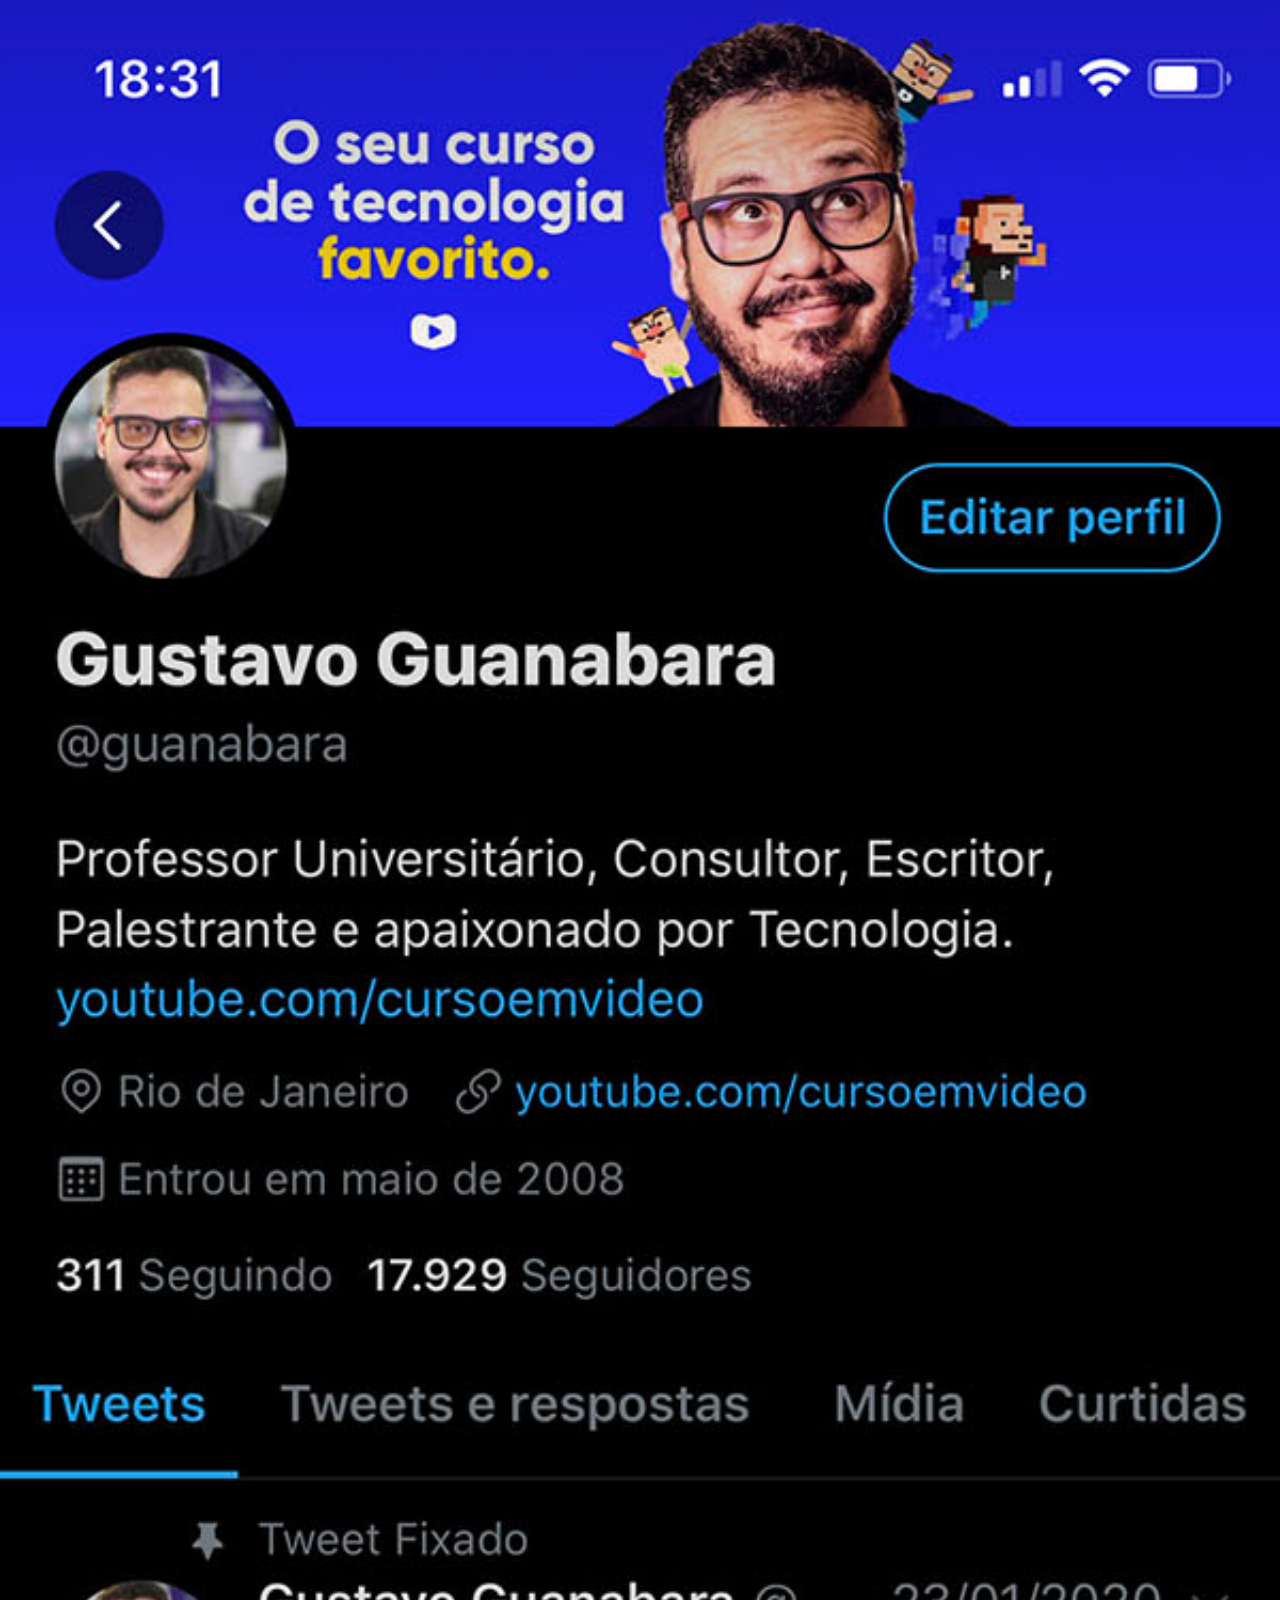
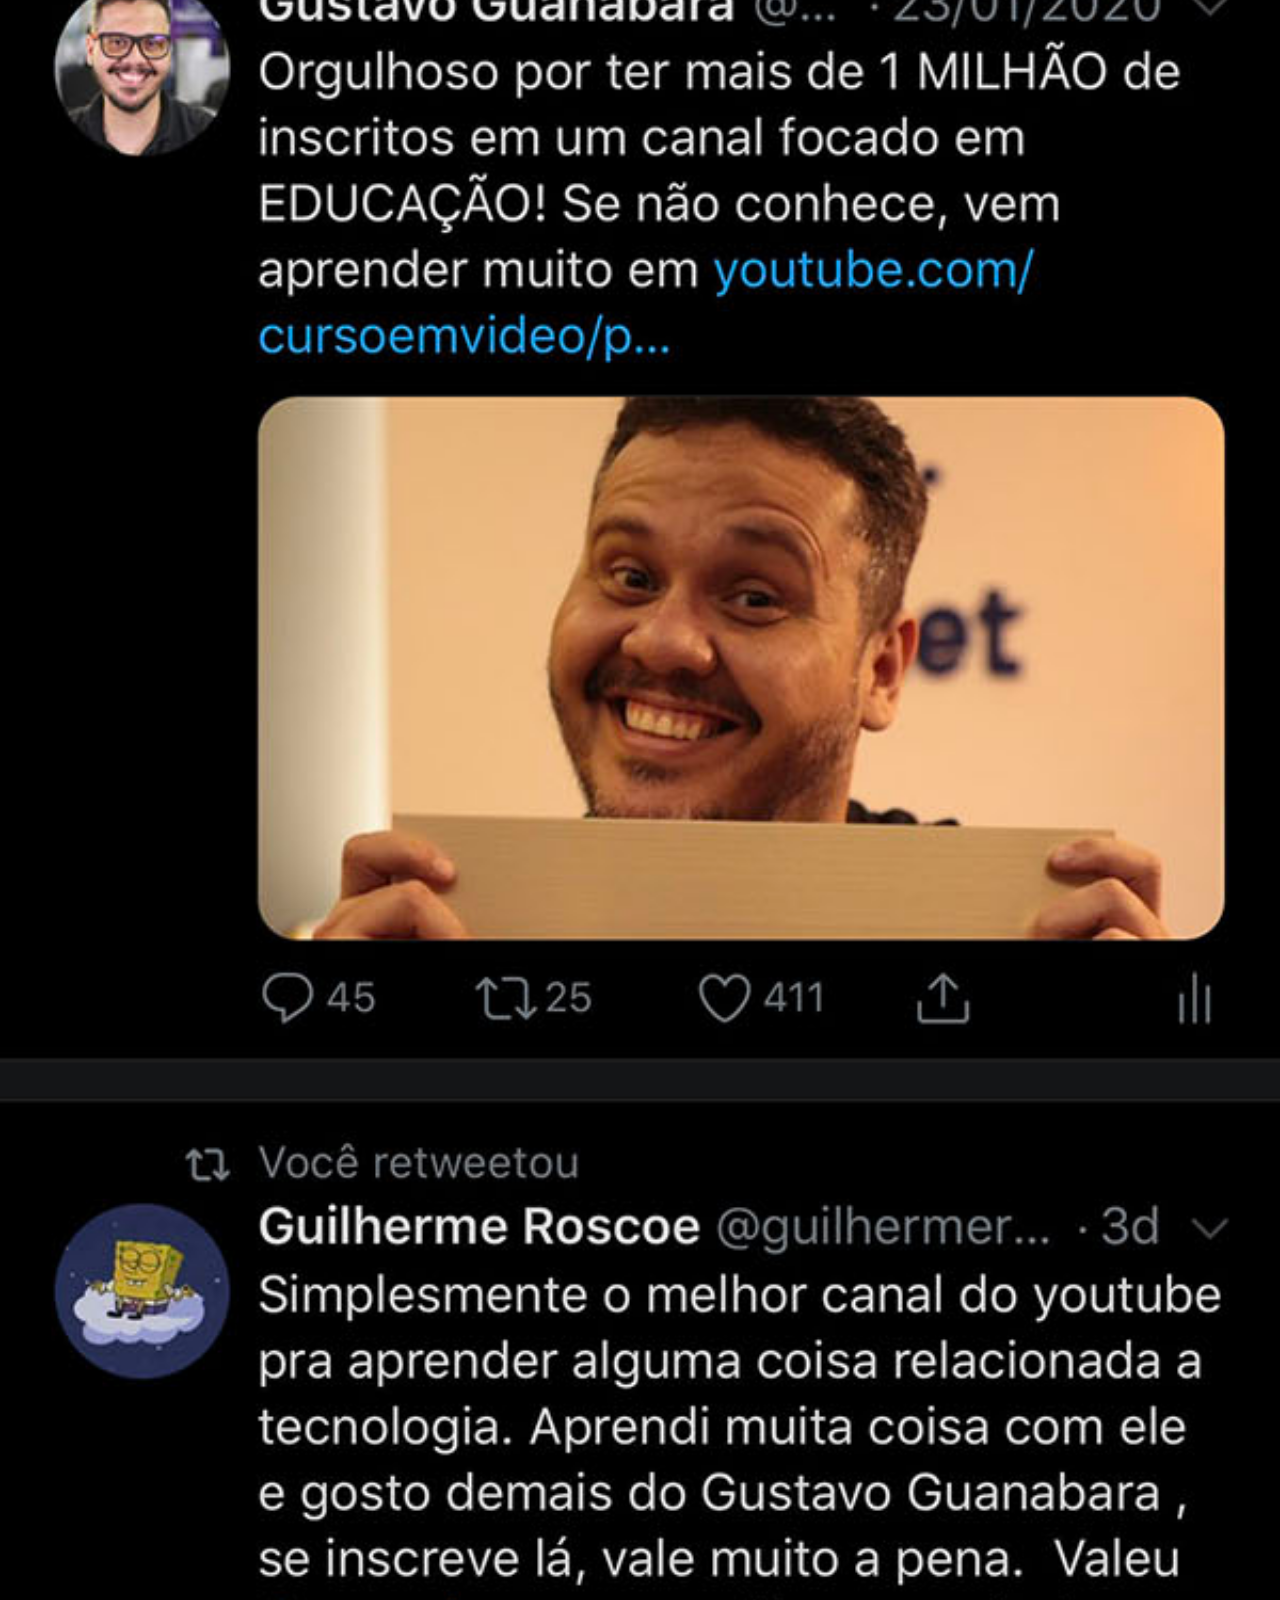
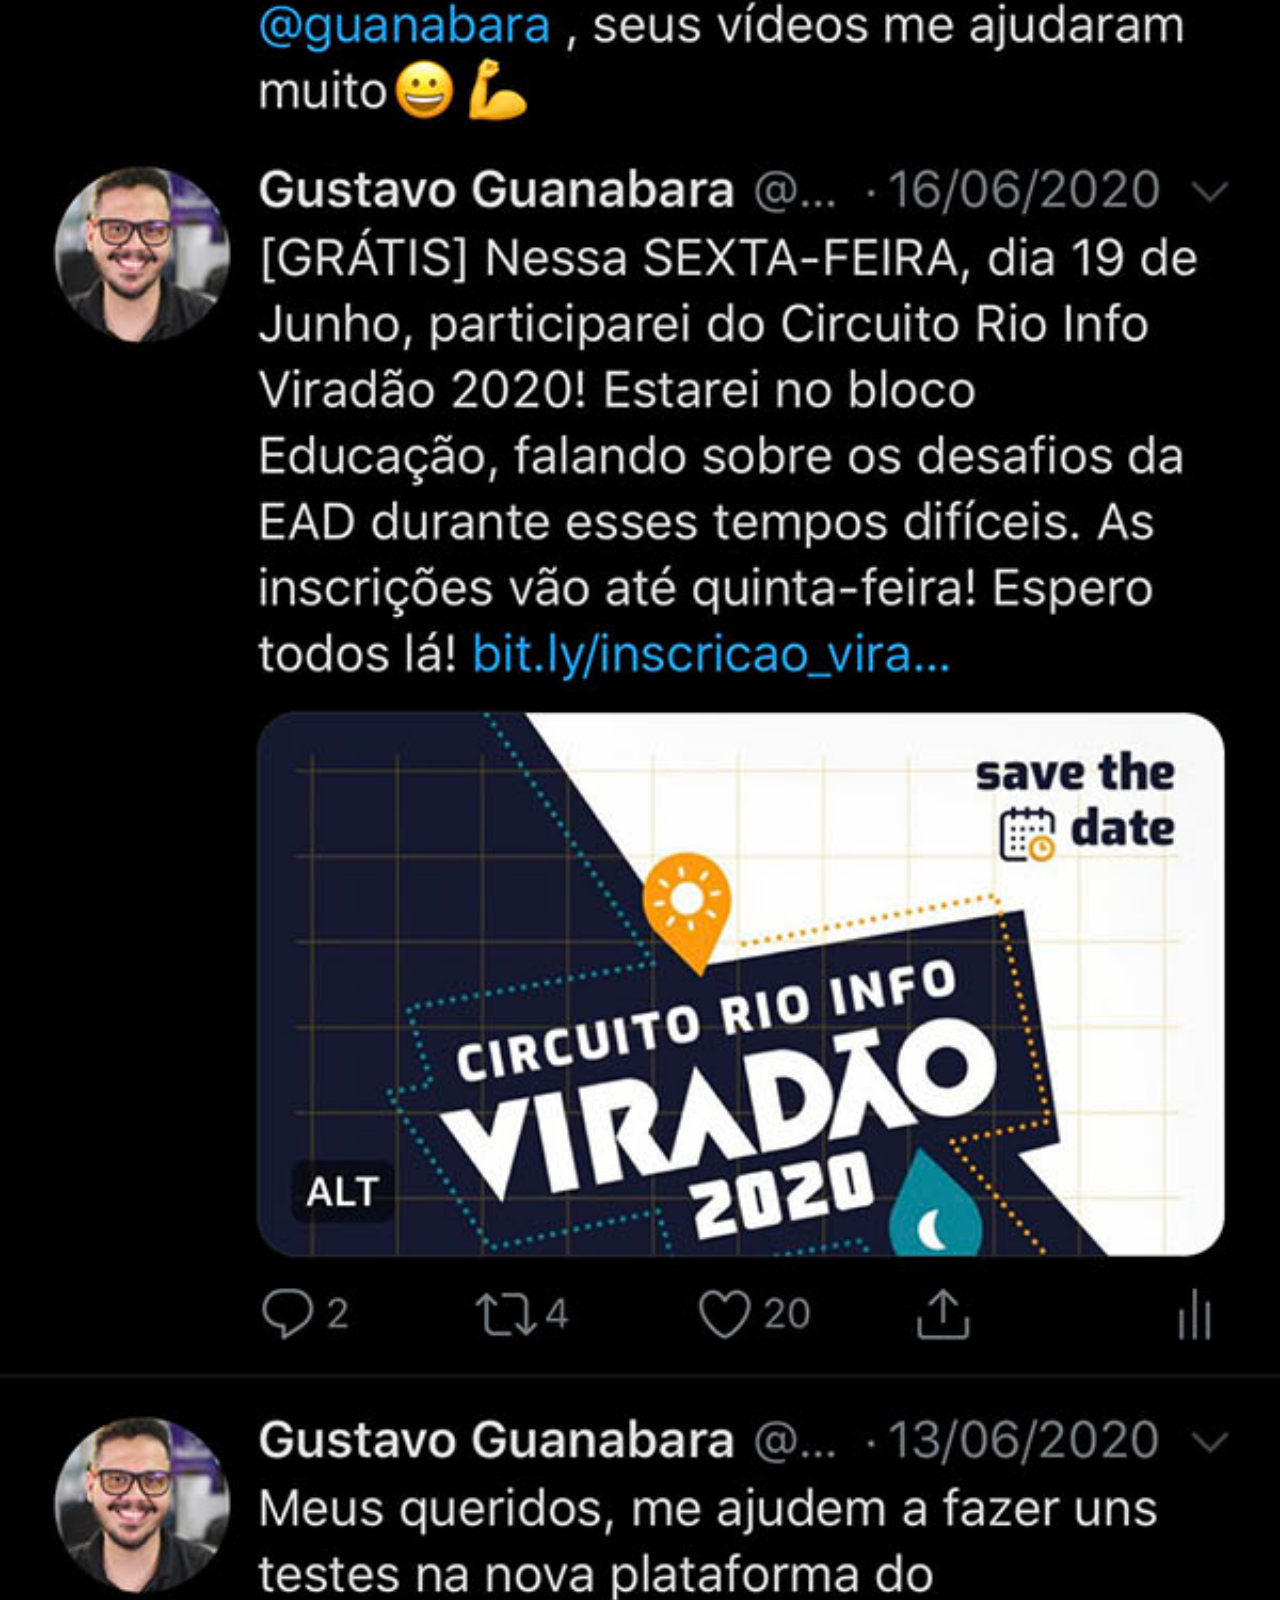
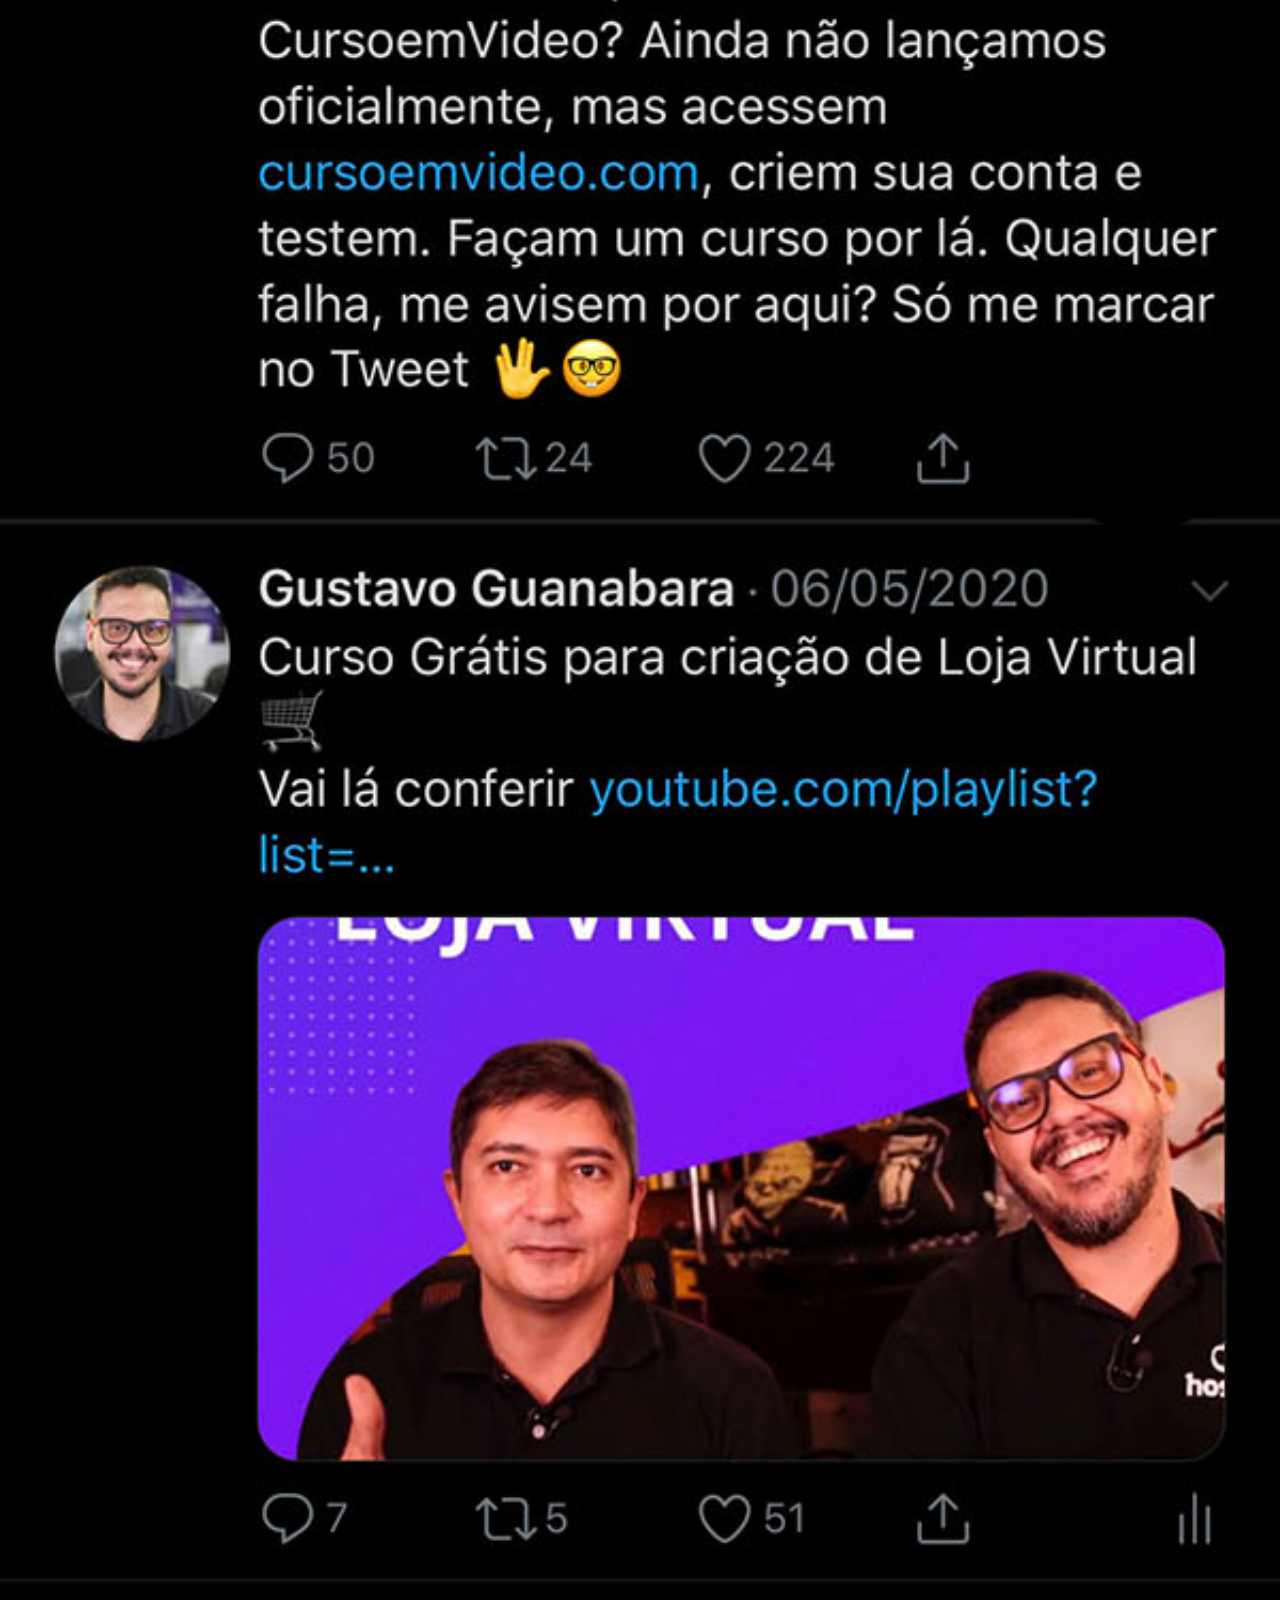
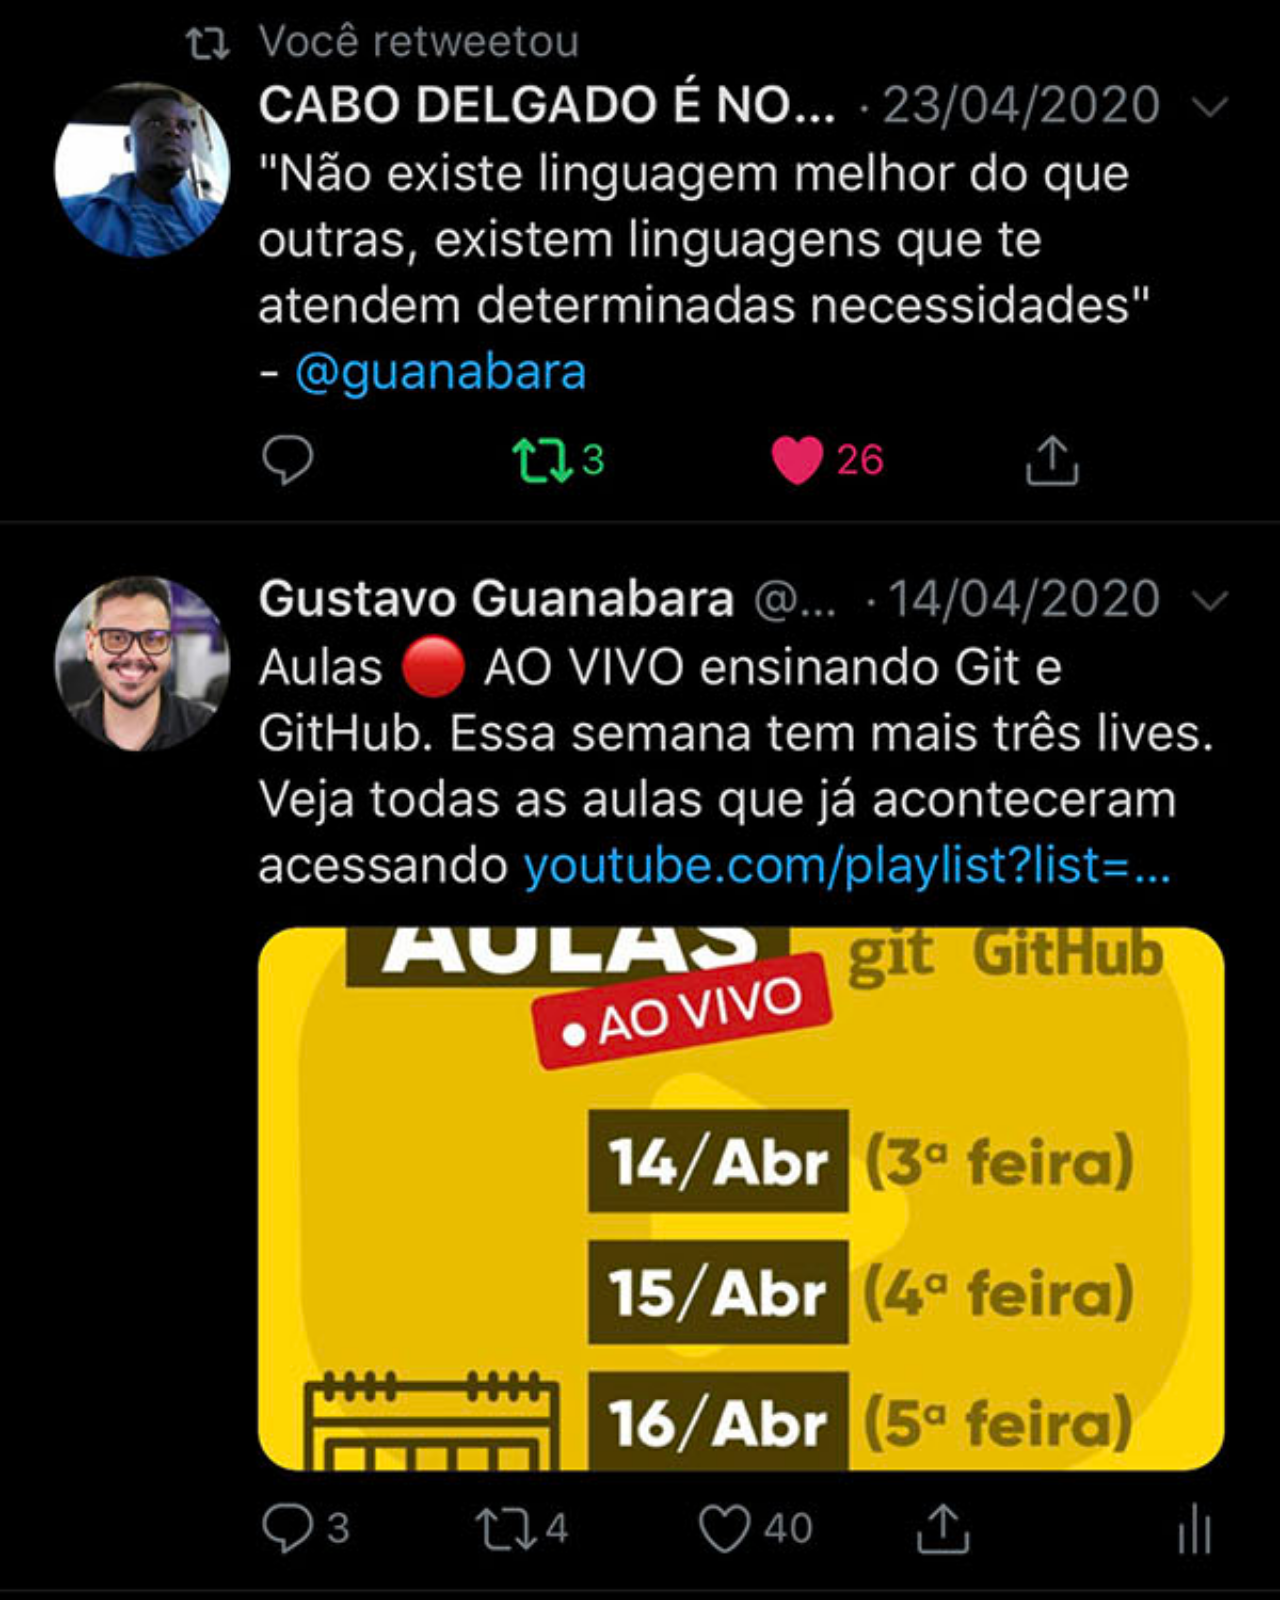
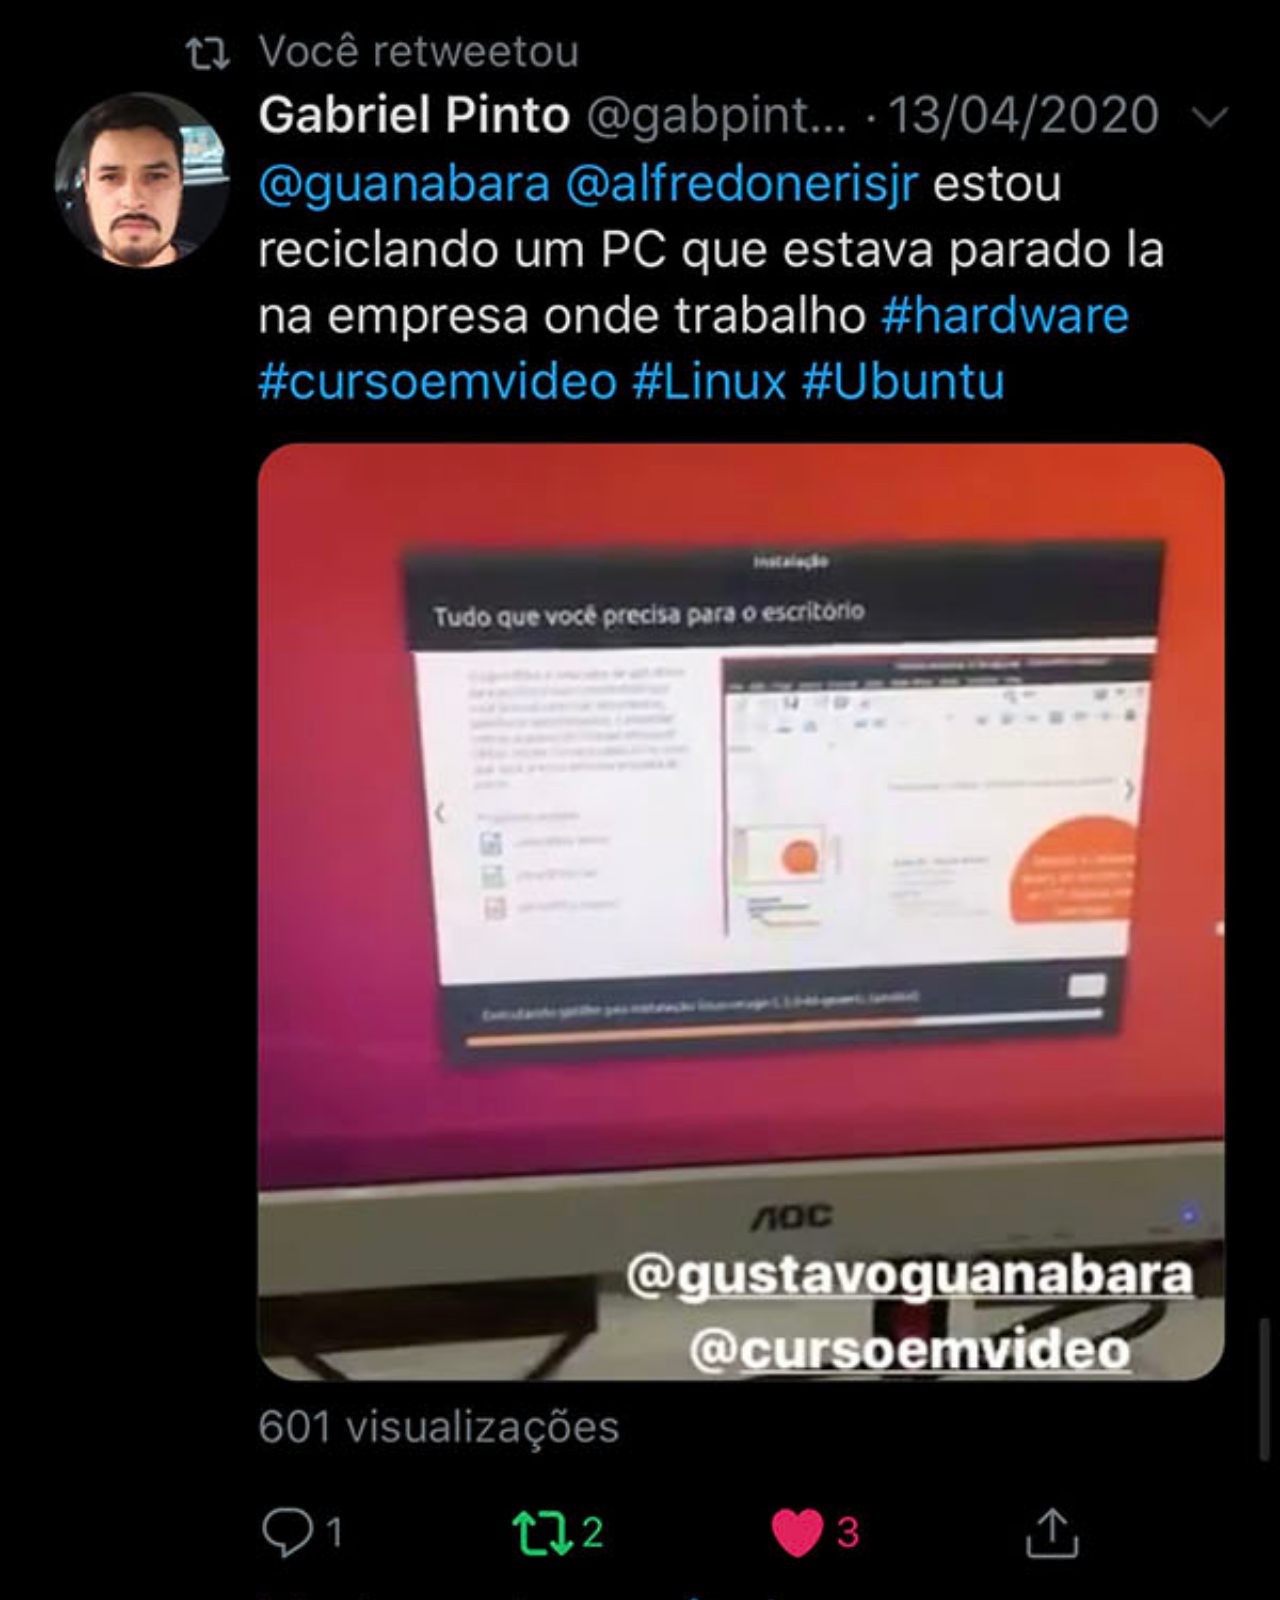
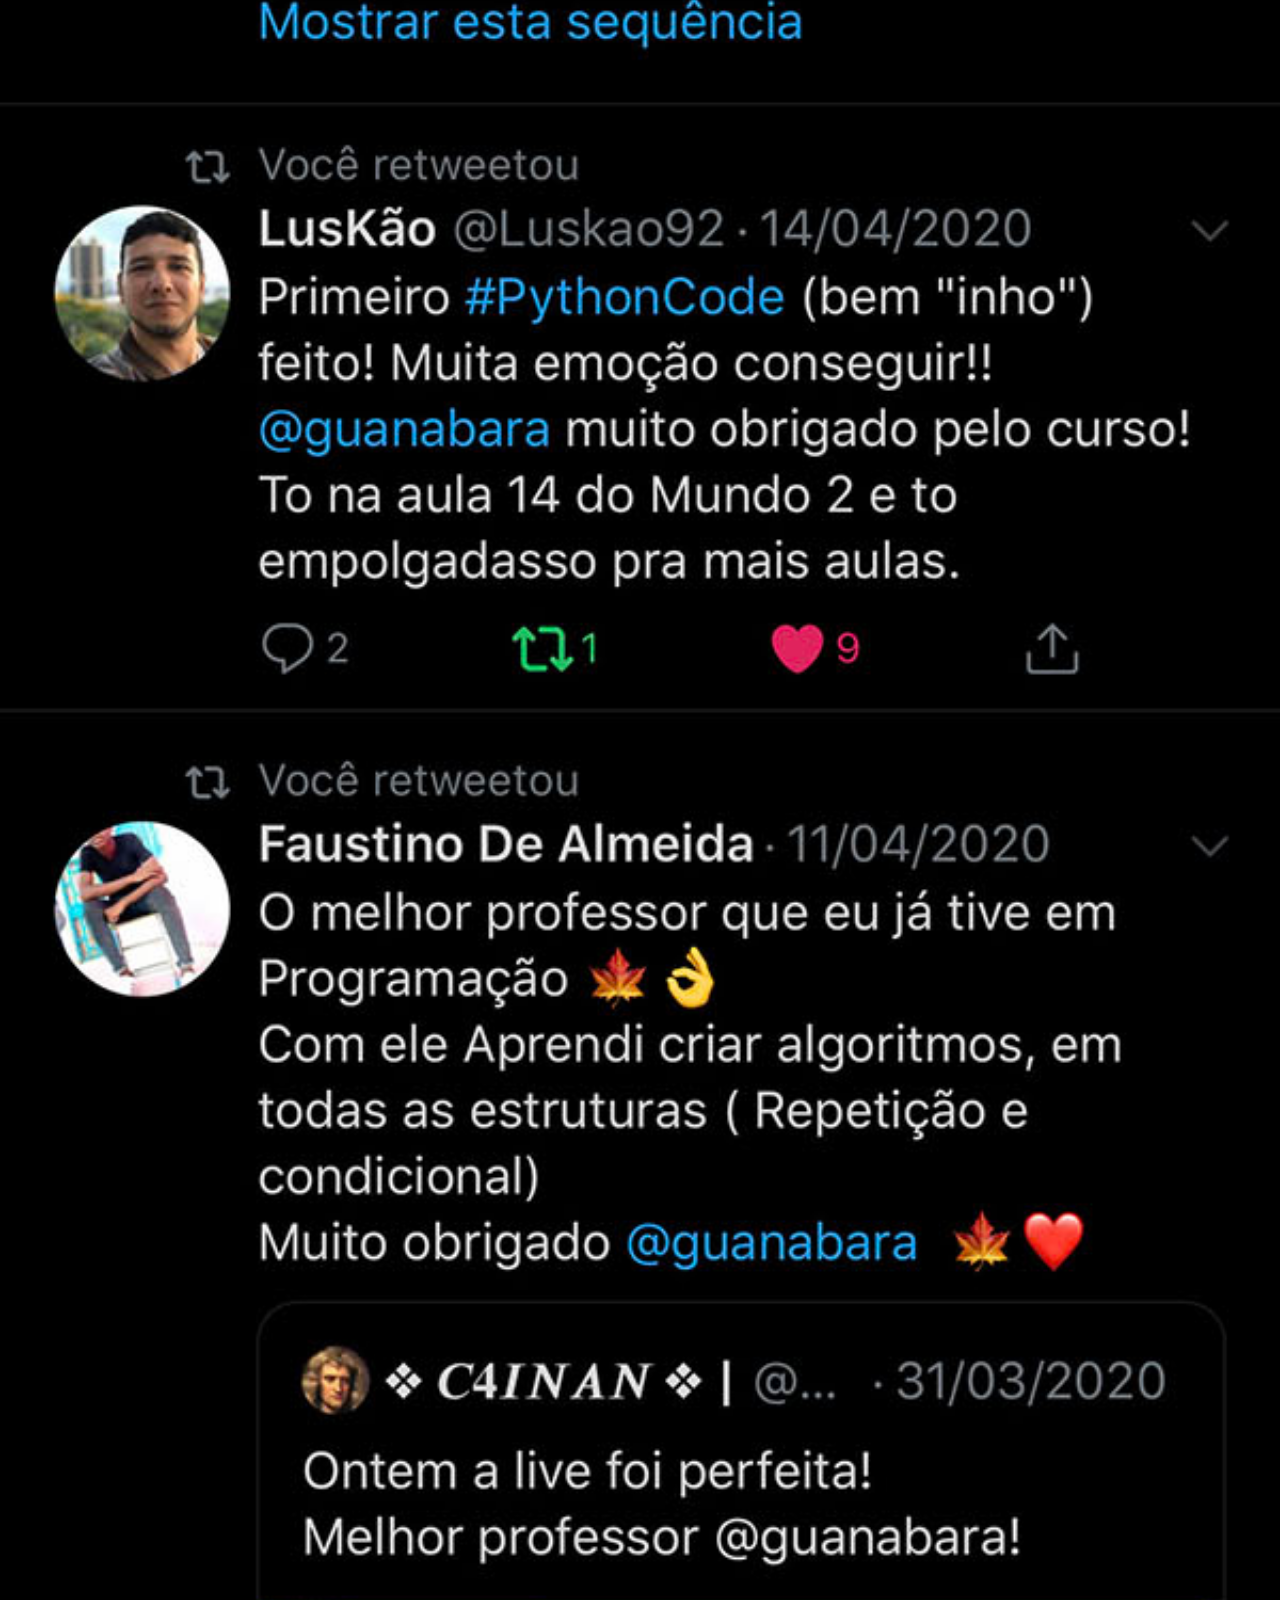
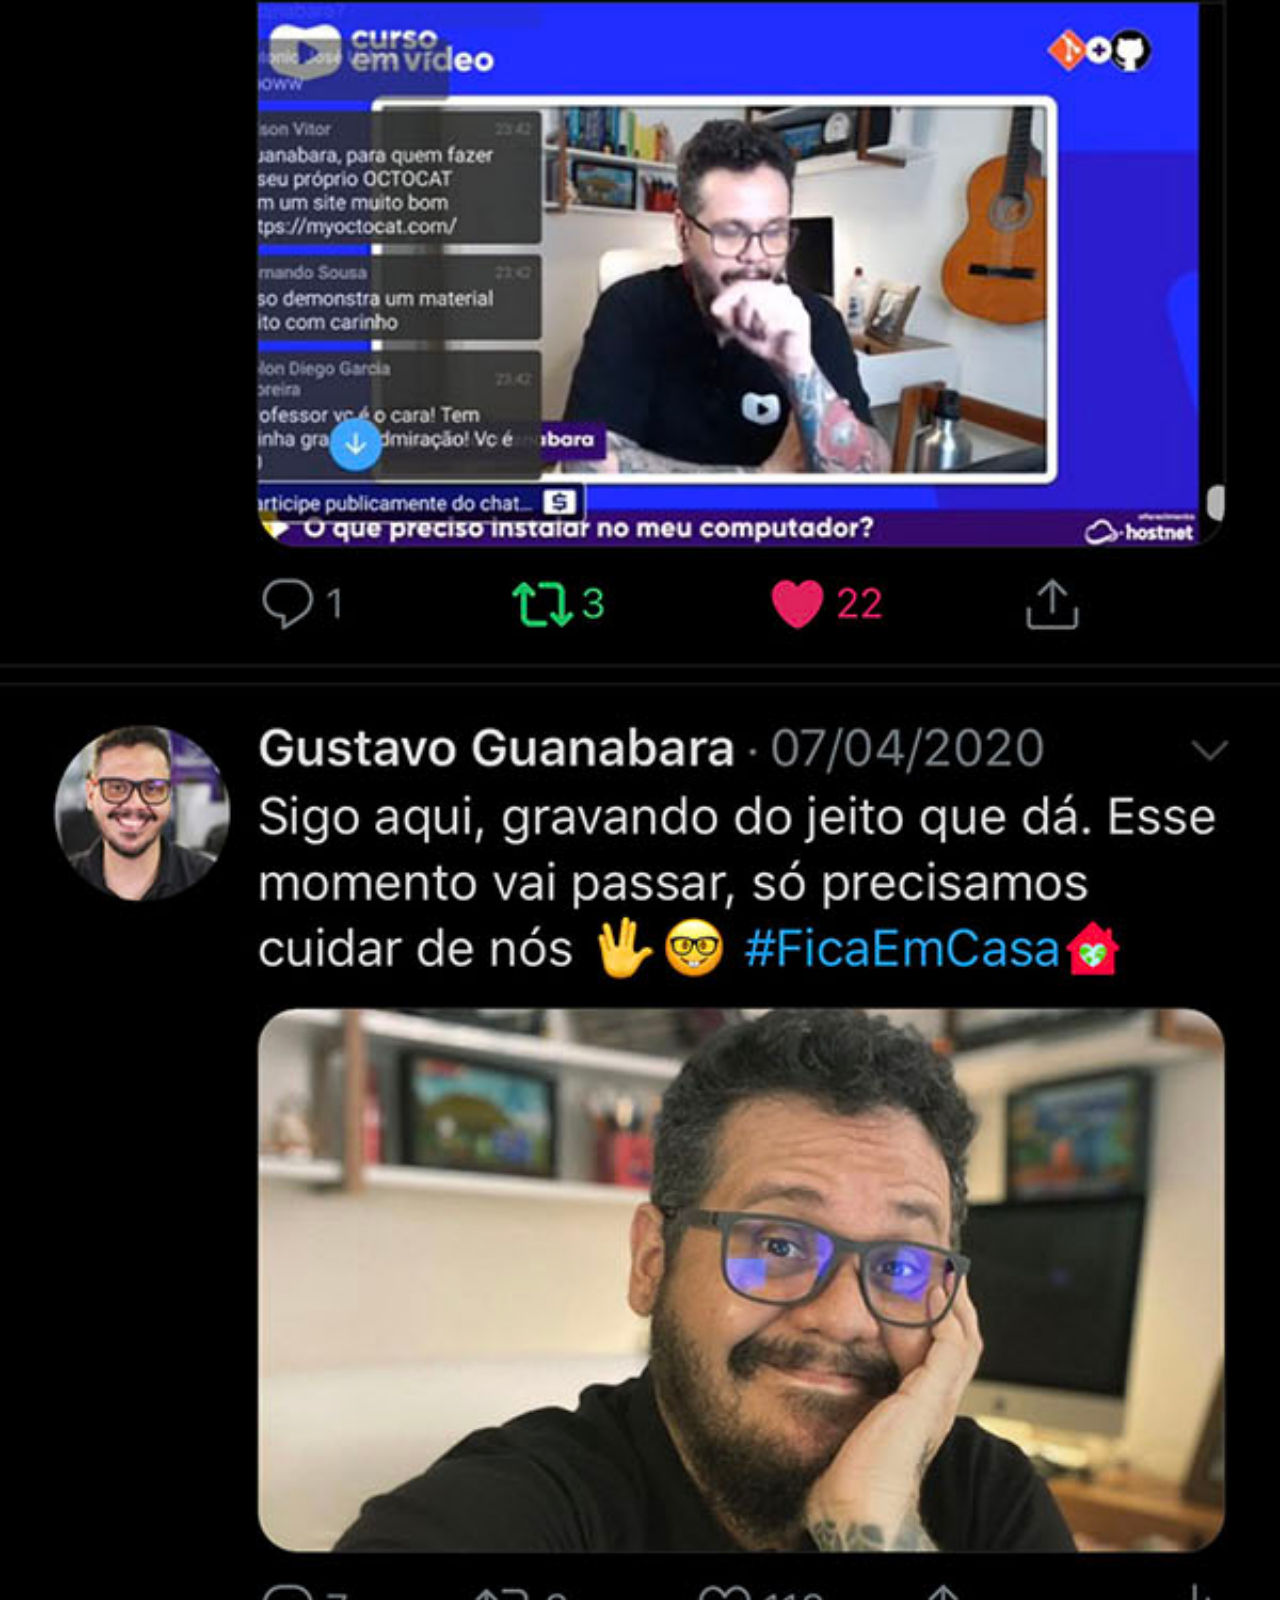
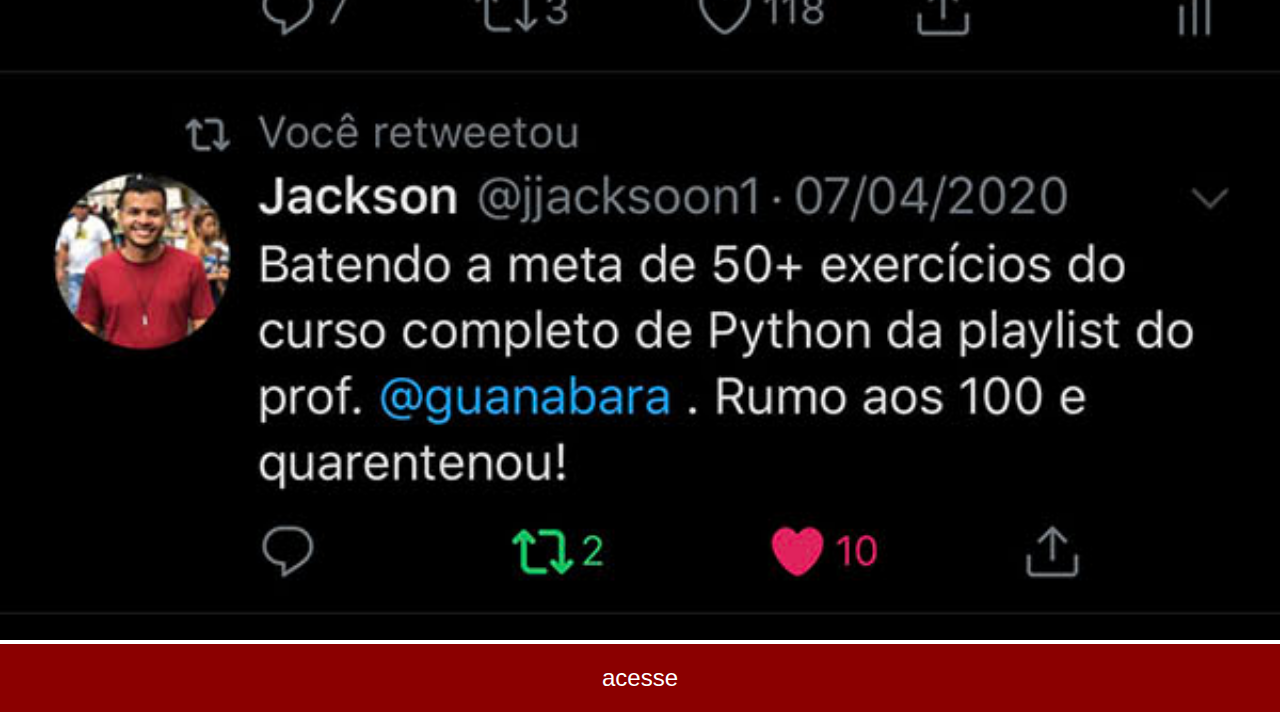
<file: html/twitter.html>
<!DOCTYPE html>
<html lang="pt-br">
<head>
    <meta charset="UTF-8">
    <meta name="viewport" content="width=device-width, initial-scale=1.0">
    <title>Document</title>
    <link rel="stylesheet" href="../css/outros.css">
</head>
<body>
    <img src="../images/imagens/tela-twitter.jpg" alt="">
    <a href="">acesse</a>
</body>
</html>
</file>
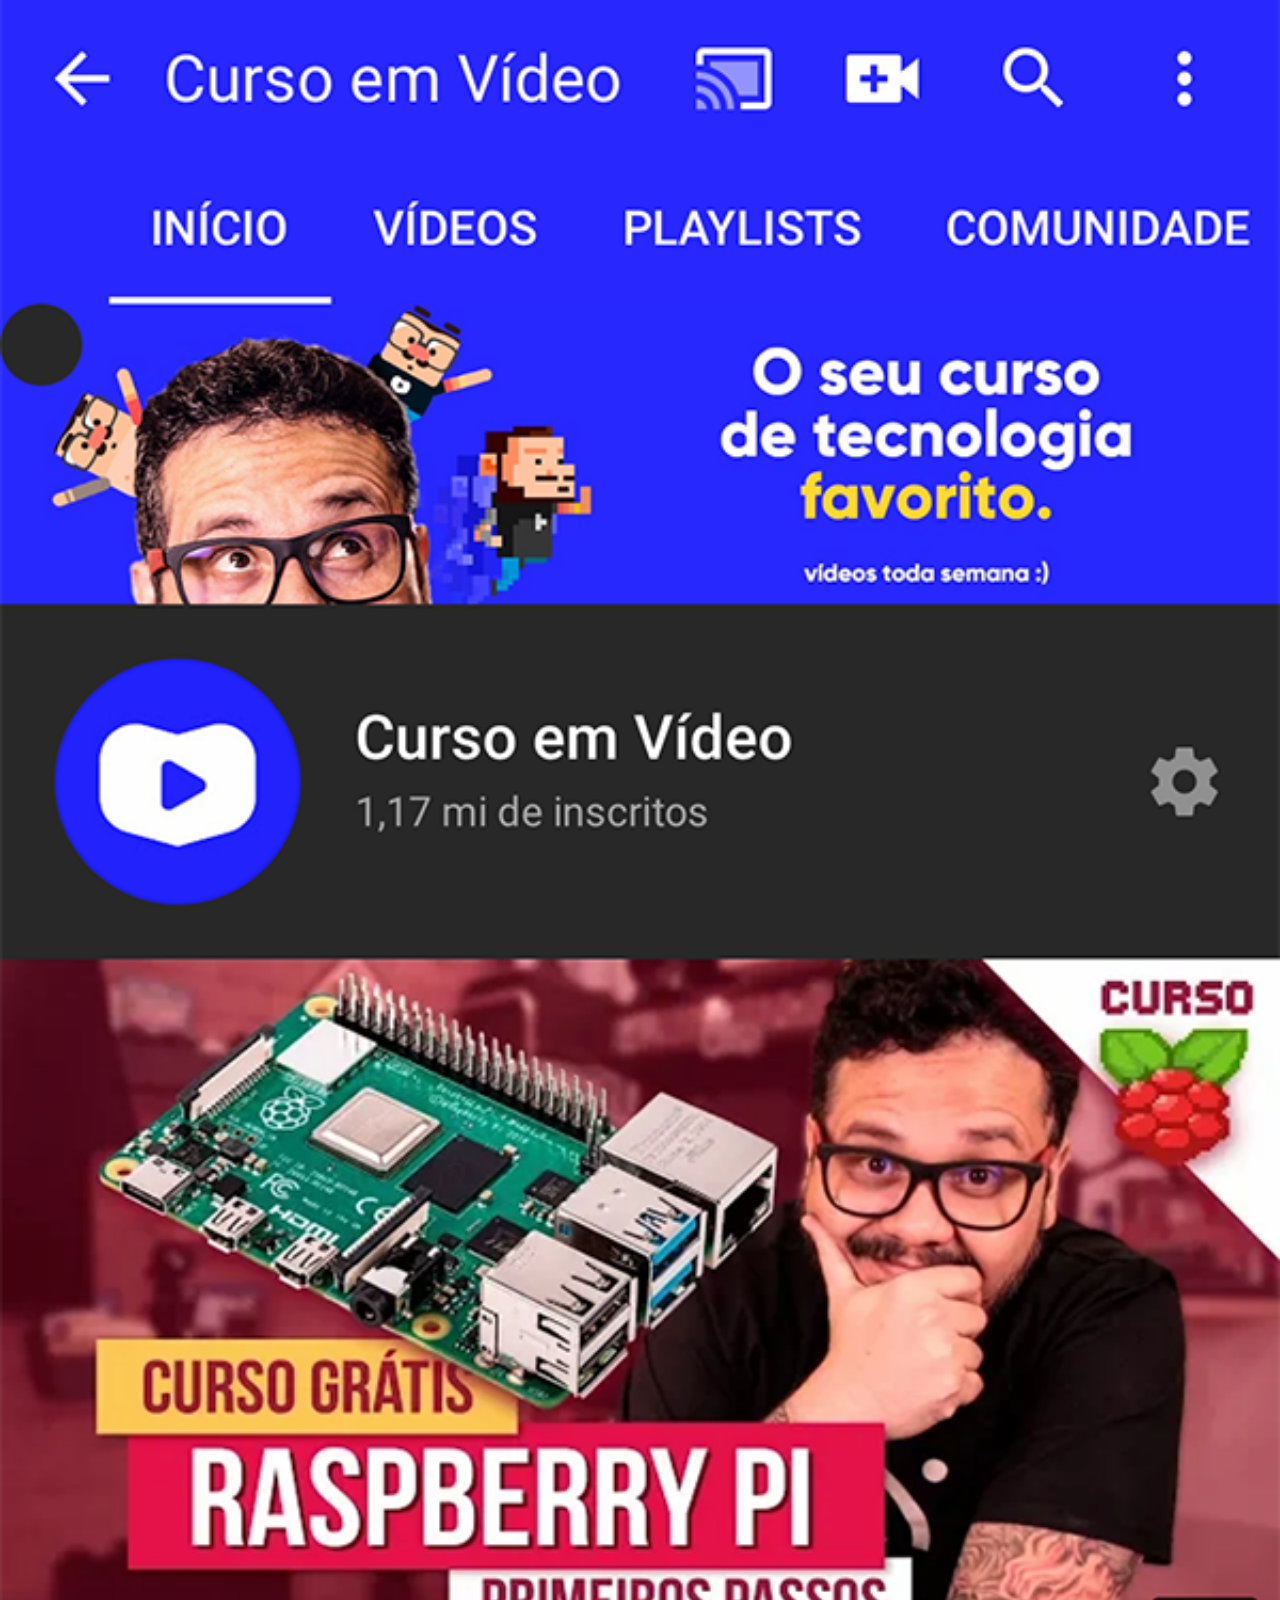
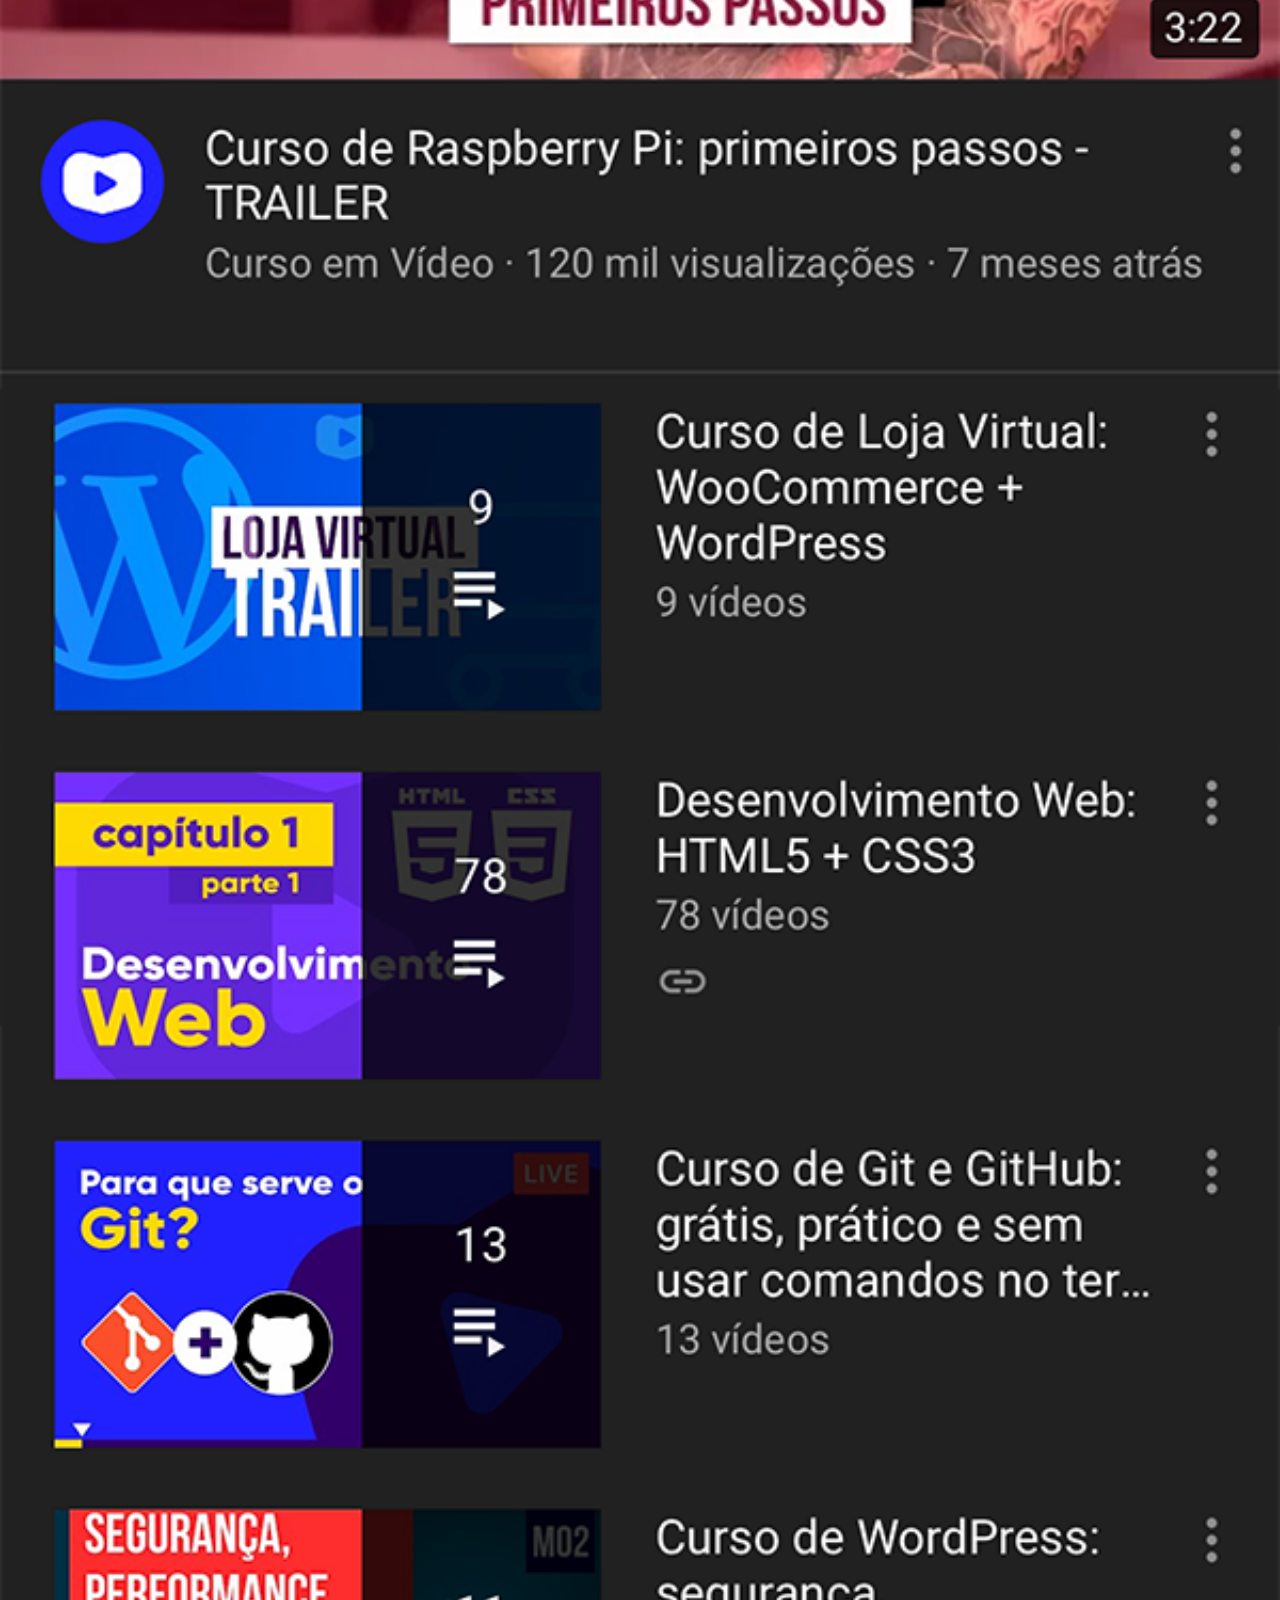
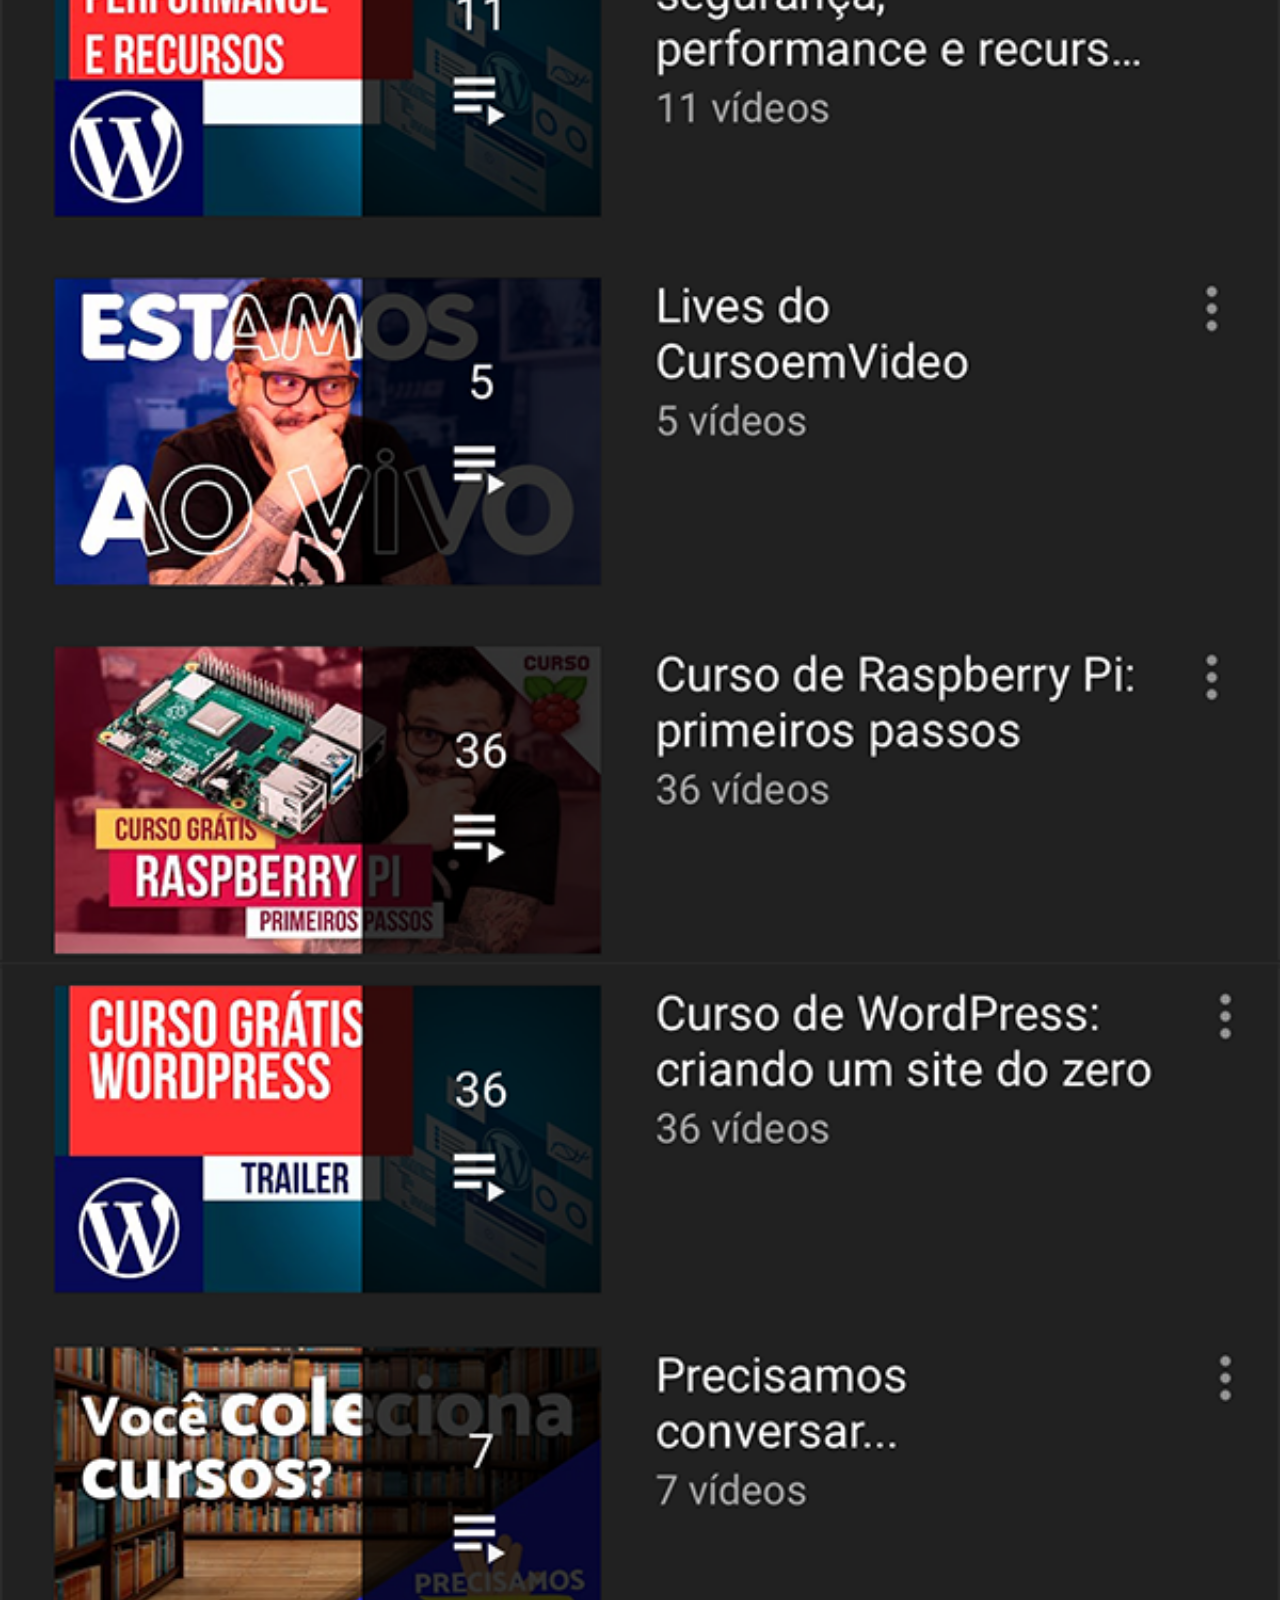
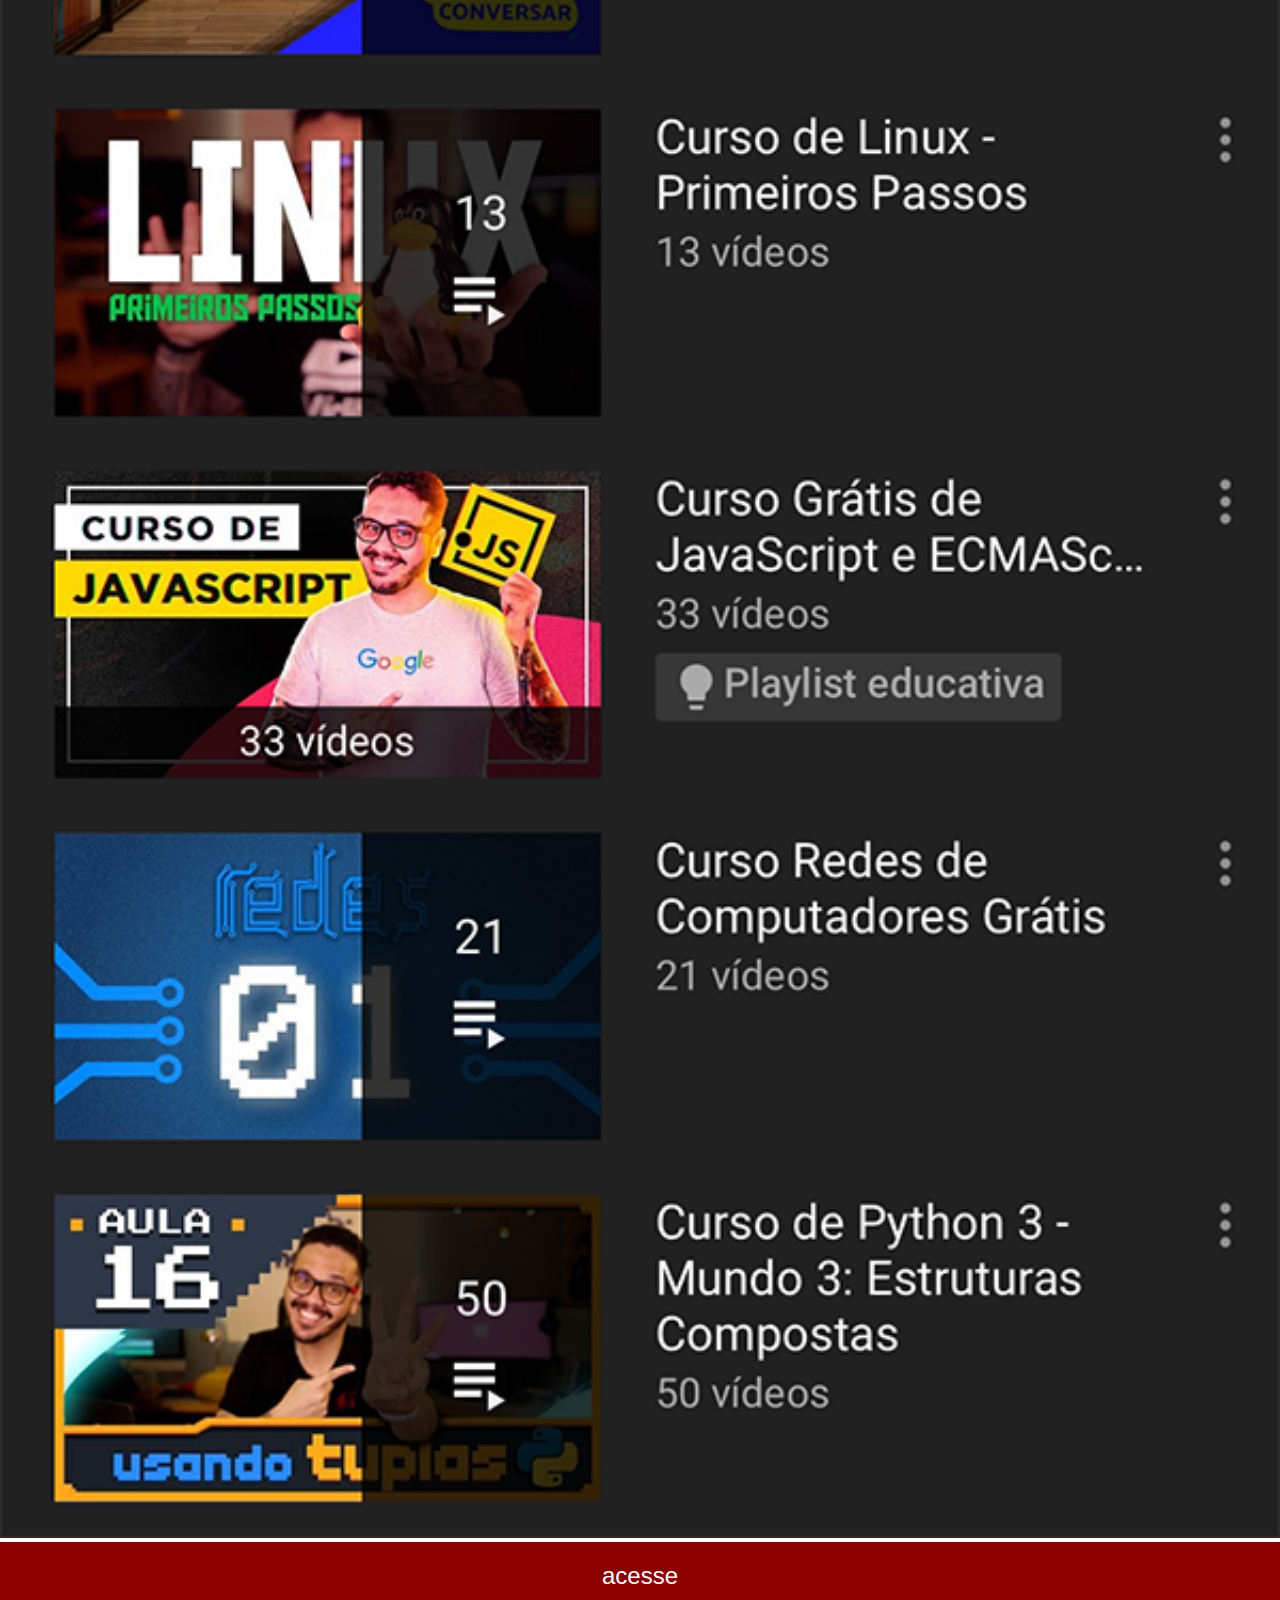
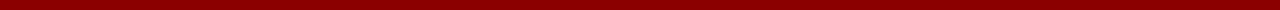
<file: html/youtube.html>
<!DOCTYPE html>
<html lang="pt-br">
<head>
    <meta charset="UTF-8">
    <meta name="viewport" content="width=device-width, initial-scale=1.0">
    <title>Document</title>
    <link rel="stylesheet" href="../css/outros.css">
</head>
<body>
    <img src="../images/imagens/tela-youtube.png" alt="">
    <a href="">acesse</a>
</body>
</html>
</file>
<file: css/style.css>
@charset "UTF-8";

* {
    margin: 0;
    padding: 0;
}


html, body {
    height: 100vh;
    width: 100vw;
}


body {
    background: black url(../images/imagens/fundo-madeira.jpg) center no-repeat fixed;
    background-size: cover;
}

main {
    height: 100vh;
    position: relative;
}

section.iframe {
    position: absolute;
    top: 50%;
    left: 50%;
    transform: translate(-50%, -50%);

    height: 627px;
    width: 311px;
    background: url(../images/imagens/frame-iphone.png);
}

iframe#telefone {
    position: relative;
    top: 80px;
    left: 22px;
    width: 267px;
    height: 471px;
}

section.social-media {
    text-align: right;
}

section.social-media img {
    height: 70px;
    width: 70px;
    margin: 10px;
    border-radius: 50%;
    box-shadow: 2px 2px 5px rgba(0, 0, 0, 0.625);
    box-sizing: border-box;
    
}

a > img:hover {
    border: 2px solid rgba(255, 255, 255, 0.637);
    transform: translate(-3px, -3px);
    box-shadow: 5px 5px 10px rgba(0, 0, 0, 0.623);
    transition: transform .3s, border 1s;
}
</file>
<file: css/outros.css>
* {
        margin: 0;
        padding: 0;
    }

    body {
        height: 100vh;
        font-family: Arial, Helvetica, sans-serif;
    }

    ::-webkit-scrollbar {
        display: none;
    }

    img {
        width: 100vw;
    }

    a {
        display: block;
        background-color: darkred;
        color: white;
        padding: 20px;
        margin: 0;
        text-align: center;
        text-decoration: none;
        font-size: 1.5em;
    }

    a:hover {
        background-color: rgb(198, 11, 11);
        transition: 0.1s ease;
    }
</file>
